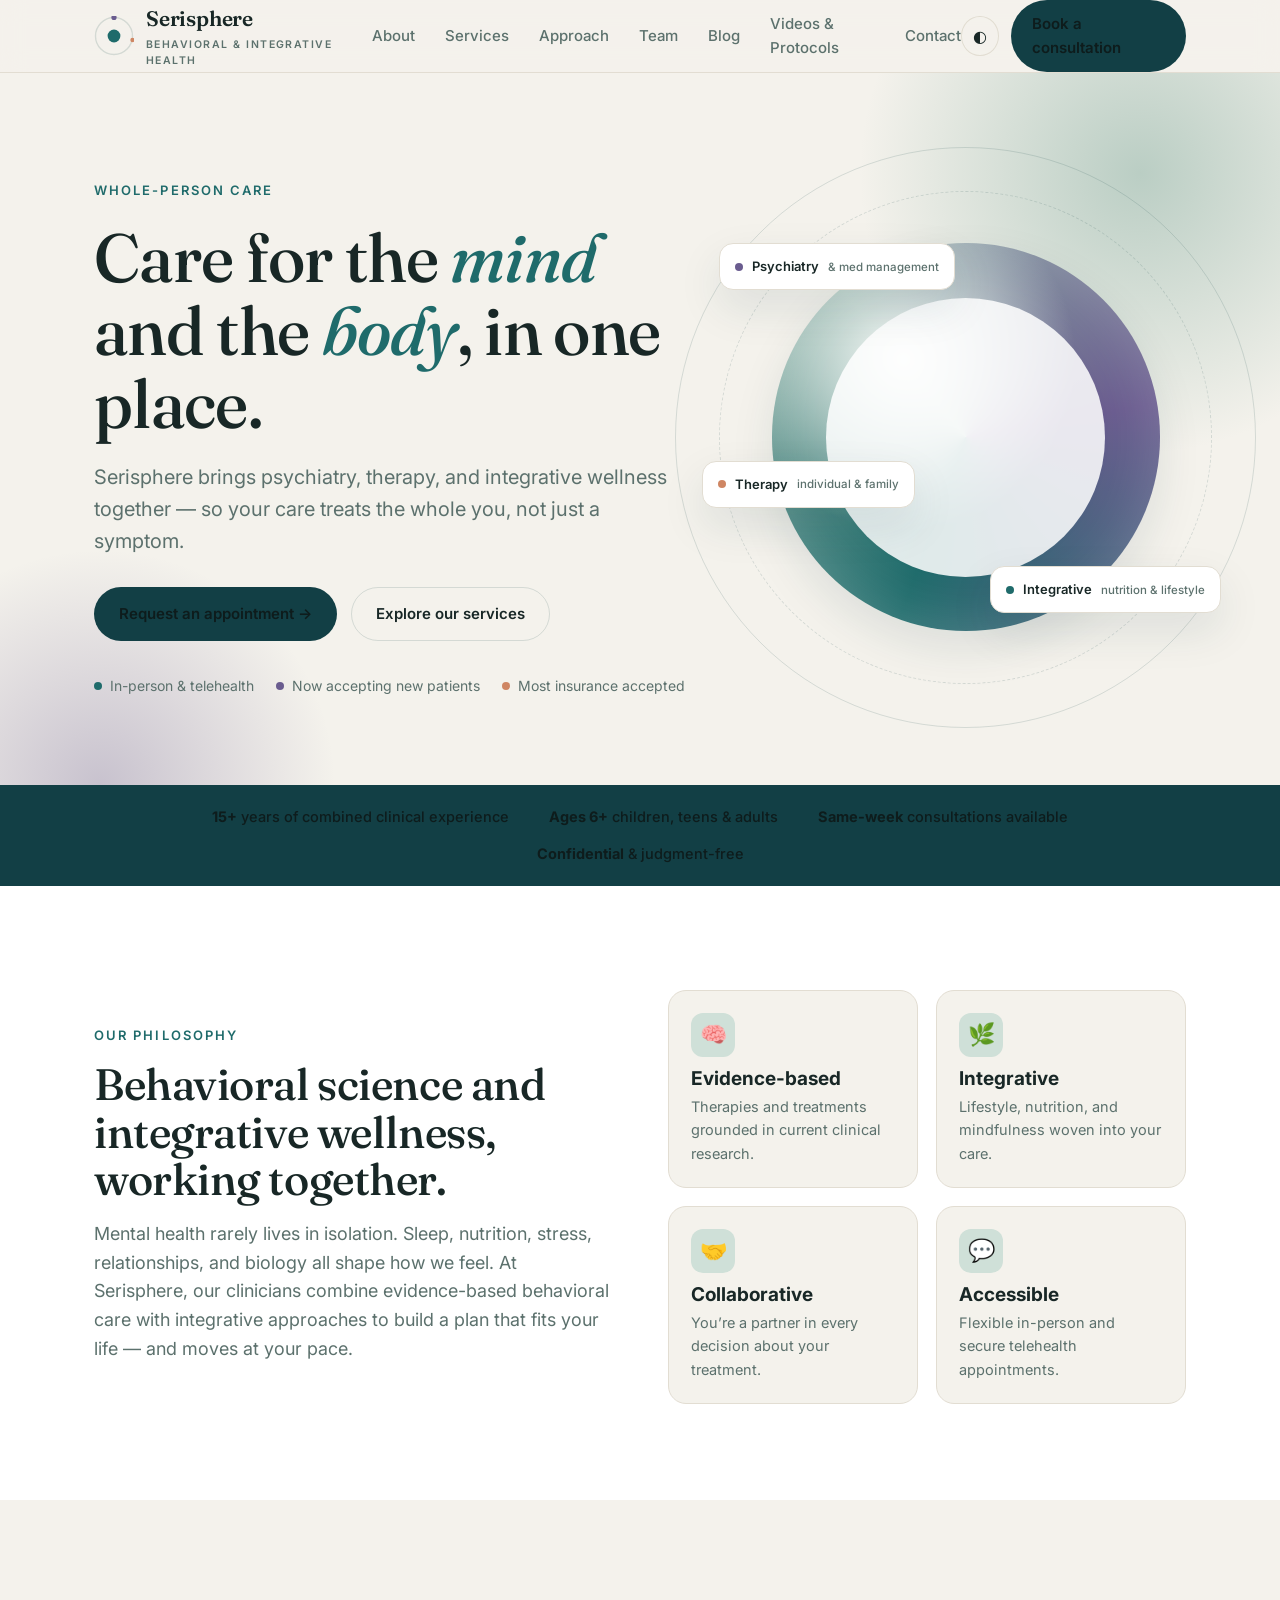
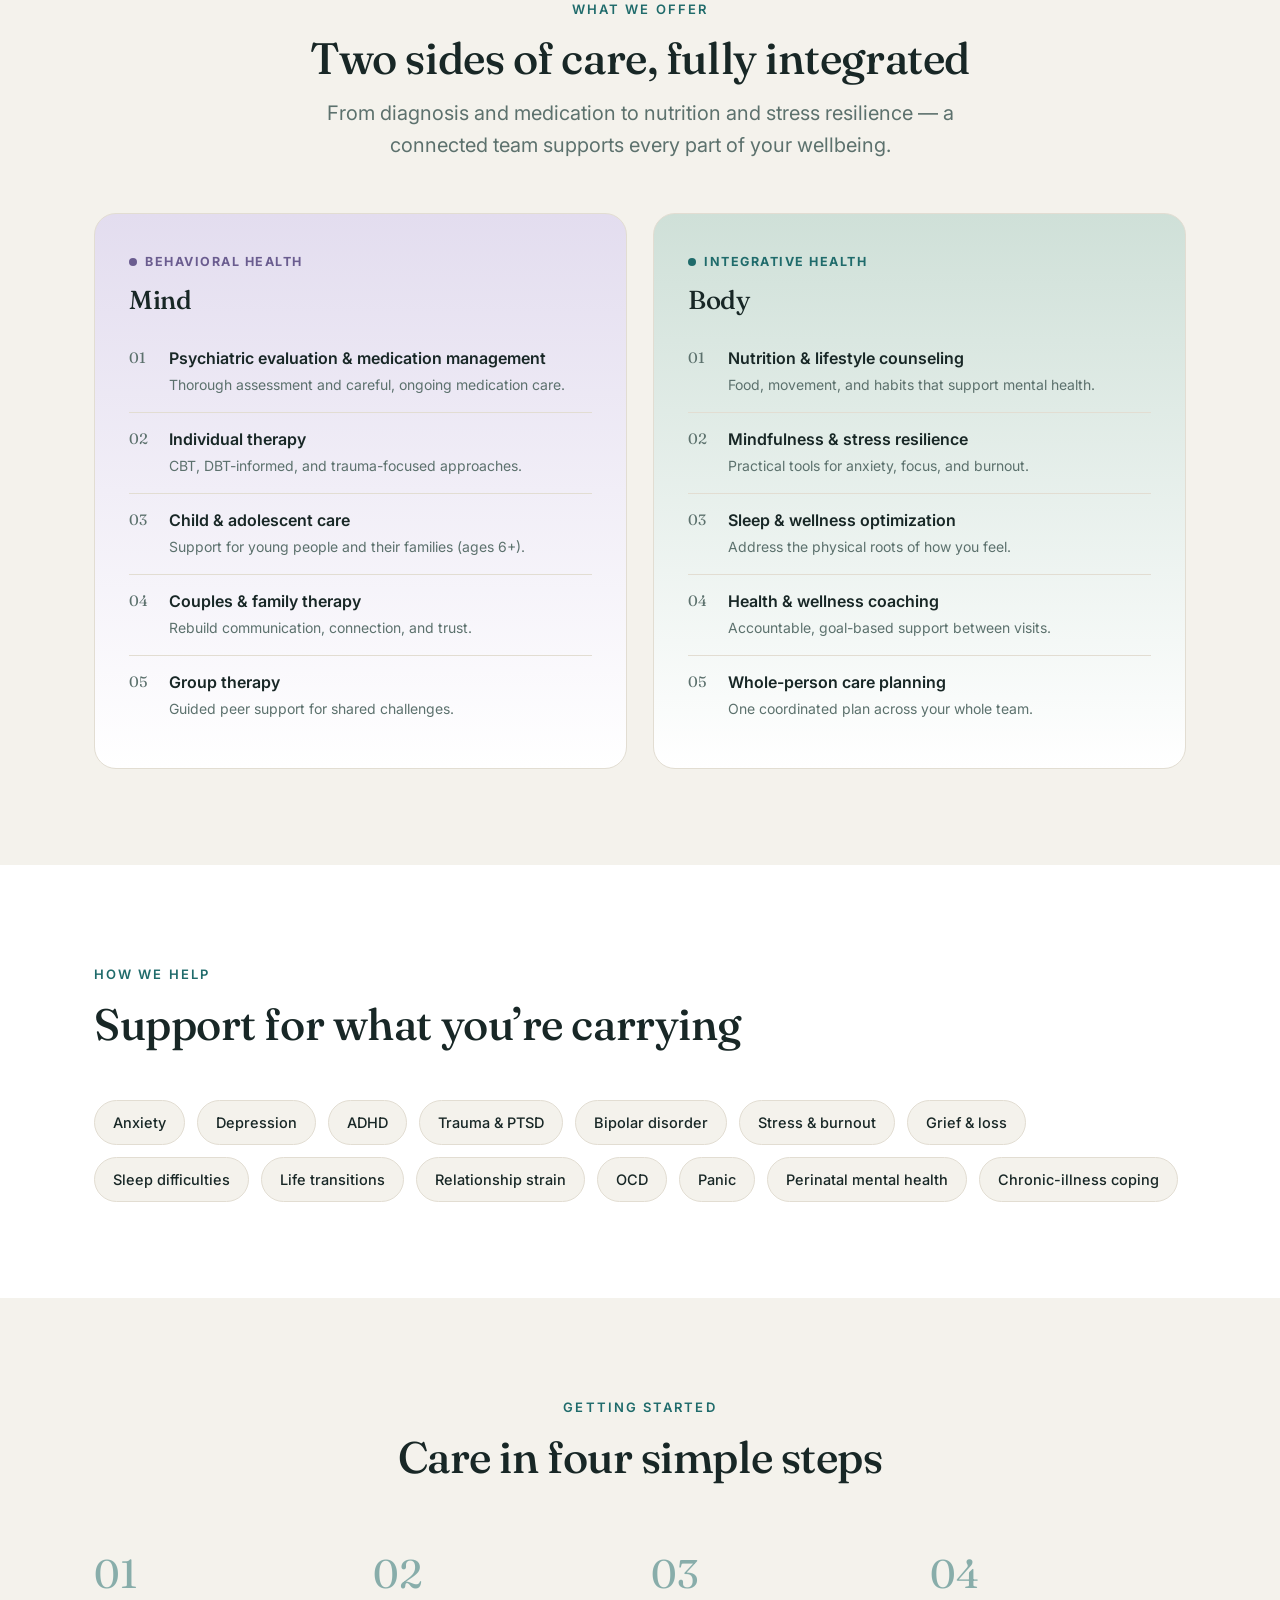
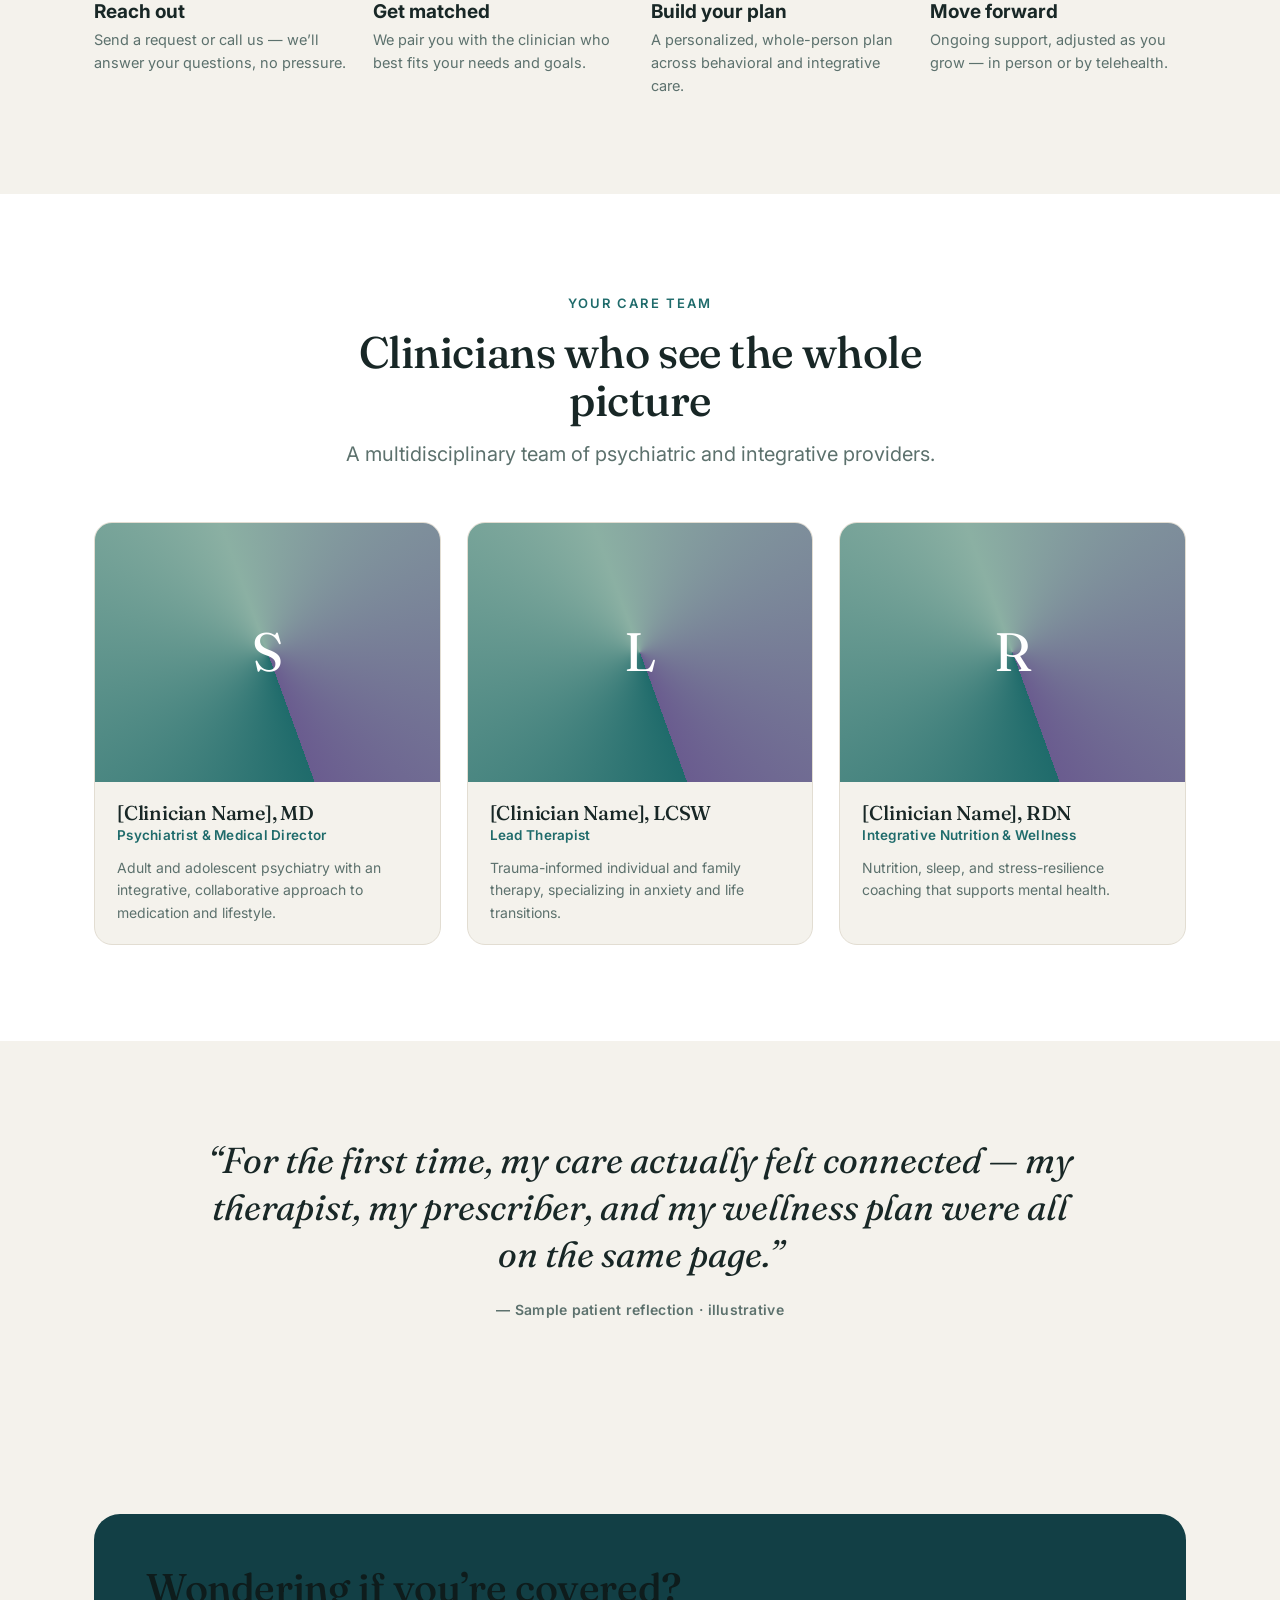
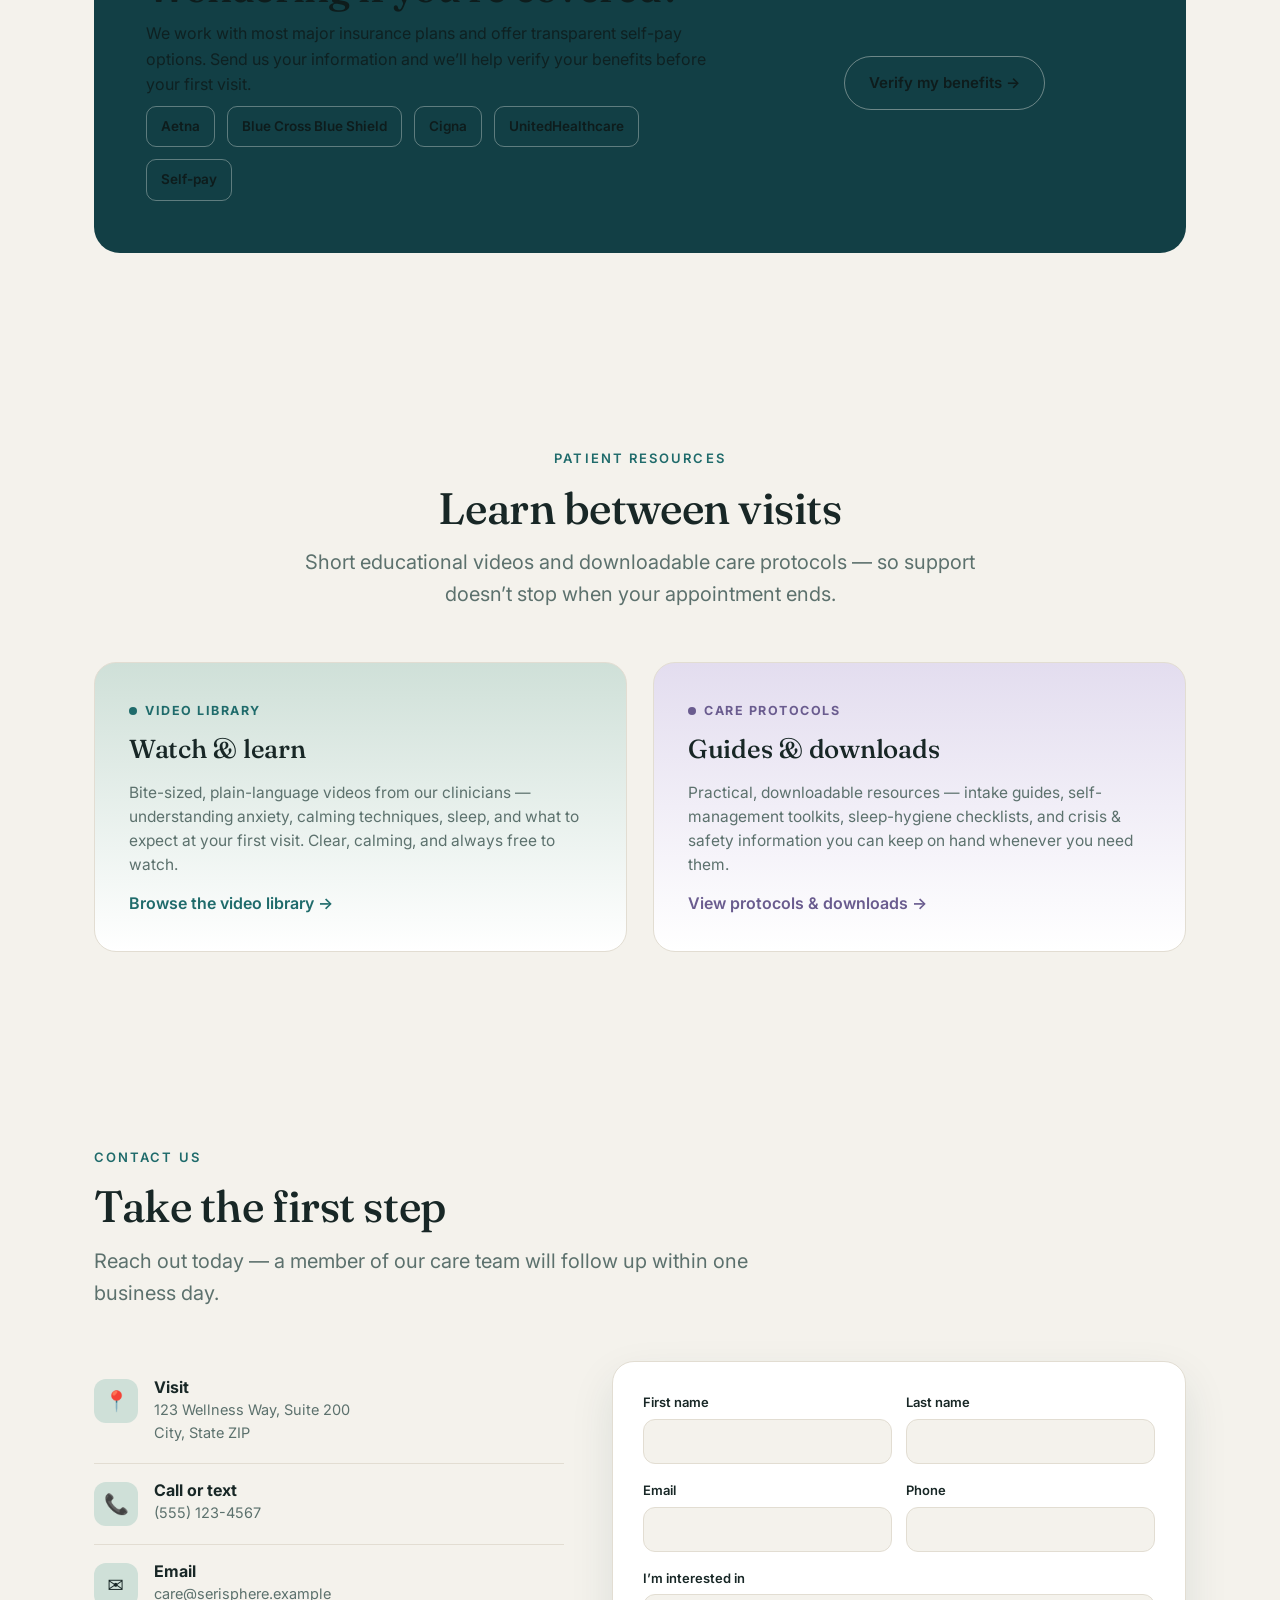
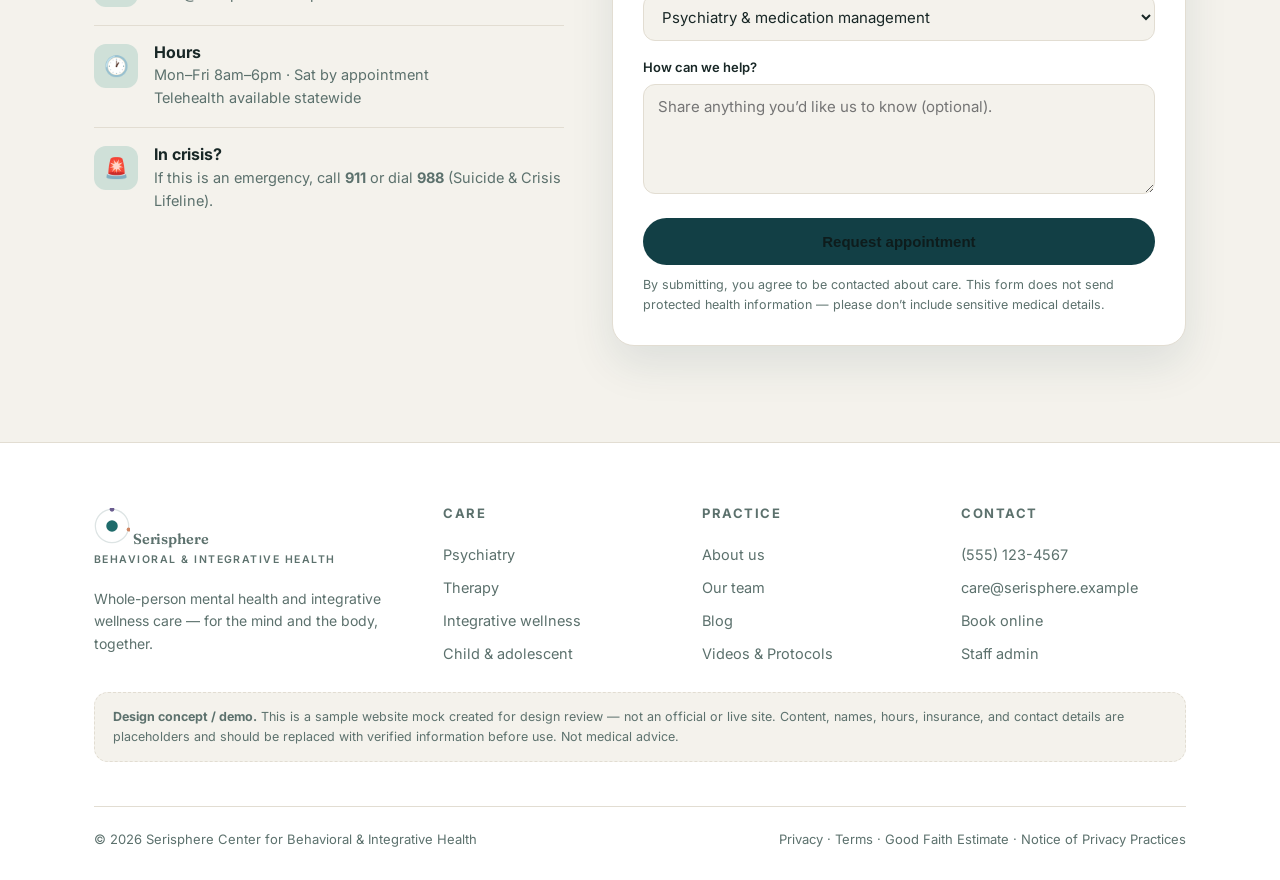
<file: index.html>
<!DOCTYPE html>
<html lang="en">
<head>
<meta charset="UTF-8">
<meta name="viewport" content="width=device-width, initial-scale=1">
<title>Serisphere Center for Behavioral &amp; Integrative Health</title>
<meta name="description" content="Whole-person care for mind and body — psychiatry, therapy, and integrative wellness. In-person and telehealth. Now accepting new patients.">
<meta property="og:type" content="website">
<meta property="og:title" content="Serisphere Center for Behavioral &amp; Integrative Health">
<meta property="og:description" content="Care for the mind and the body, in one place — psychiatry, therapy & integrative wellness. In-person & telehealth.">
<meta property="og:image" content="https://nubridgemd1.github.io/serisphere-mock/assets/share.png">
<meta property="og:url" content="https://nubridgemd1.github.io/serisphere-mock/">
<meta name="twitter:card" content="summary_large_image">
<meta name="twitter:title" content="Serisphere Center for Behavioral &amp; Integrative Health">
<meta name="twitter:description" content="Whole-person care for mind and body — psychiatry, therapy & integrative wellness.">
<meta name="twitter:image" content="https://nubridgemd1.github.io/serisphere-mock/assets/share.png">
<link rel="icon" href="data:image/svg+xml,%3Csvg xmlns='http://www.w3.org/2000/svg' viewBox='0 0 40 40'%3E%3Ccircle cx='20' cy='20' r='19' fill='%23123f45'/%3E%3Ccircle cx='20' cy='20' r='6.4' fill='%231f6b6b'/%3E%3Ccircle cx='20' cy='4' r='2.6' fill='%236a5c8f'/%3E%3C/svg%3E">
<link rel="preconnect" href="https://fonts.googleapis.com">
<link rel="preconnect" href="https://fonts.gstatic.com" crossorigin>
<link href="https://fonts.googleapis.com/css2?family=Fraunces:ital,opsz,wght@0,9..144,400;0,9..144,500;0,9..144,600;1,9..144,500&family=Inter:wght@400;500;600;700&display=swap" rel="stylesheet">
<style>
  /* ============ TOKENS ============ */
  :root{
    --petrol:#123f45; --teal:#1f6b6b; --sage:#8bb0a3; --sage-soft:#cfe0d8;
    --plum:#6a5c8f; --plum-soft:#e3ddef; --clay:#cf8663;
    --paper:#f4f2ec; --surface:#ffffff; --ink:#182726; --muted:#5c716d;
    --line:#e2ddd2; --ring:rgba(18,63,69,.14);
    --shadow:0 18px 44px rgba(18,63,69,.10);
    --r:18px; --maxw:1140px;
    --serif:'Fraunces',Georgia,serif; --sans:'Inter',system-ui,sans-serif;
  }
  @media (prefers-color-scheme: dark){
    :root:not([data-theme="light"]){
      --petrol:#7fd0c7; --teal:#63b8b3; --sage:#7ba596; --sage-soft:#1f3b39;
      --plum:#b3a6d6; --plum-soft:#2a2640; --clay:#e0a180;
      --paper:#0e1c1c; --surface:#132726; --ink:#e8efec; --muted:#a6bcb6;
      --line:#22403e; --ring:rgba(127,208,199,.20);
      --shadow:0 18px 44px rgba(0,0,0,.38);
    }
  }
  :root[data-theme="dark"]{
    --petrol:#7fd0c7; --teal:#63b8b3; --sage:#7ba596; --sage-soft:#1f3b39;
    --plum:#b3a6d6; --plum-soft:#2a2640; --clay:#e0a180;
    --paper:#0e1c1c; --surface:#132726; --ink:#e8efec; --muted:#a6bcb6;
    --line:#22403e; --ring:rgba(127,208,199,.20);
    --shadow:0 18px 44px rgba(0,0,0,.38);
  }

  *{box-sizing:border-box;margin:0;padding:0;}
  html{scroll-behavior:smooth;overflow-x:clip;}
  body{font-family:var(--sans);background:var(--paper);color:var(--ink);line-height:1.6;-webkit-font-smoothing:antialiased;overflow-x:clip;}
  a{color:inherit;text-decoration:none;}
  img{max-width:100%;display:block;}
  .wrap{max-width:var(--maxw);margin:0 auto;padding:0 24px;}
  section{padding:96px 0;}
  h1,h2,h3{font-family:var(--serif);font-weight:500;line-height:1.08;letter-spacing:-.01em;overflow-wrap:break-word;}
  .eyebrow{font-size:13px;font-weight:600;letter-spacing:.16em;text-transform:uppercase;color:var(--teal);}
  .lead{font-size:20px;color:var(--muted);}
  .btn{display:inline-flex;align-items:center;gap:9px;font-weight:600;font-size:15px;padding:14px 24px;border-radius:999px;border:1.5px solid transparent;cursor:pointer;transition:transform .15s ease,box-shadow .2s ease,background .2s ease;}
  .btn-primary{background:var(--petrol);color:var(--paper);}
  :root[data-theme="dark"] .btn-primary,:root:not([data-theme="light"]) .btn-primary{color:#0e1c1c;}
  @media (prefers-color-scheme:dark){:root:not([data-theme="light"]) .btn-primary{color:#0e1c1c;}}
  .btn-primary:hover{transform:translateY(-2px);box-shadow:var(--shadow);}
  .btn-ghost{border-color:var(--ring);color:var(--ink);background:transparent;}
  .btn-ghost:hover{border-color:var(--teal);color:var(--teal);}

  /* ============ HEADER ============ */
  header{position:sticky;top:0;z-index:50;background:color-mix(in srgb,var(--paper) 86%,transparent);backdrop-filter:blur(12px);border-bottom:1px solid var(--line);}
  .nav{display:flex;align-items:center;justify-content:space-between;height:72px;}
  .brand{display:flex;align-items:center;gap:12px;font-family:var(--serif);font-size:21px;font-weight:600;letter-spacing:-.01em;}
  .brand small{display:block;font-family:var(--sans);font-size:10.5px;font-weight:600;letter-spacing:.14em;text-transform:uppercase;color:var(--muted);margin-top:1px;}
  .orbit{flex:none;}
  .navlinks{display:flex;align-items:center;gap:30px;}
  .navlinks a{font-size:15px;font-weight:500;color:var(--muted);transition:color .15s;}
  .navlinks a:hover{color:var(--ink);}
  .navtools{display:flex;align-items:center;gap:12px;}
  .themetog{width:40px;height:40px;border-radius:50%;border:1px solid var(--line);background:transparent;color:var(--ink);cursor:pointer;display:grid;place-items:center;font-size:16px;}
  .burger{display:none;width:44px;height:44px;border:1px solid var(--line);border-radius:12px;background:transparent;color:var(--ink);cursor:pointer;font-size:20px;}

  /* ============ HERO ============ */
  .hero{position:relative;padding:104px 0 88px;overflow:hidden;}
  .hero::before{content:"";position:absolute;top:-220px;right:-180px;width:640px;height:640px;border-radius:50%;
    background:radial-gradient(circle at 50% 50%, color-mix(in srgb,var(--sage) 55%,transparent), transparent 62%);z-index:0;}
  .hero::after{content:"";position:absolute;bottom:-260px;left:-160px;width:520px;height:520px;border-radius:50%;
    background:radial-gradient(circle at 50% 50%, color-mix(in srgb,var(--plum) 32%,transparent), transparent 64%);z-index:0;}
  .hero .wrap{position:relative;z-index:1;display:grid;grid-template-columns:1.15fr .85fr;gap:56px;align-items:center;}
  .hero .wrap>*{min-width:0;}
  .mobonly{display:none;}
  .hero h1{font-size:clamp(40px,5.4vw,68px);margin:18px 0 20px;}
  .hero h1 em{font-style:italic;color:var(--teal);}
  .hero .cta-row{display:flex;gap:14px;flex-wrap:wrap;margin-top:30px;}
  .hero .assure{display:flex;gap:22px;flex-wrap:wrap;margin-top:34px;font-size:14px;color:var(--muted);}
  .hero .assure span{display:flex;align-items:center;gap:8px;}
  .dot{width:8px;height:8px;border-radius:50%;background:var(--teal);flex:none;}
  .dot.plum{background:var(--plum);}
  .dot.clay{background:var(--clay);}

  /* hero art */
  .hero-art{position:relative;aspect-ratio:1/1;display:grid;place-items:center;}
  .sphere{position:relative;width:88%;aspect-ratio:1/1;border-radius:50%;
    background:
      radial-gradient(circle at 34% 30%, color-mix(in srgb,var(--surface) 92%,transparent), transparent 46%),
      conic-gradient(from 200deg, var(--teal), var(--sage), var(--plum), var(--teal));
    box-shadow:var(--shadow), inset 0 0 60px rgba(255,255,255,.18);}
  .sphere::after{content:"";position:absolute;inset:14%;border-radius:50%;background:var(--surface);opacity:.86;}
  .orbit-ring{position:absolute;inset:-6%;border-radius:50%;border:1.5px dashed var(--ring);}
  .orbit-ring.two{inset:-16%;border-style:solid;}
  .chip-float{position:absolute;background:var(--surface);border:1px solid var(--line);border-radius:14px;padding:12px 15px;box-shadow:var(--shadow);font-size:13px;font-weight:600;display:flex;align-items:center;gap:9px;}
  .chip-float small{display:block;font-weight:500;color:var(--muted);font-size:11.5px;}
  .cf1{top:6%;left:-6%;} .cf2{bottom:10%;right:-8%;} .cf3{bottom:34%;left:-10%;}

  /* ============ MARQUEE / TRUST ============ */
  .trust{background:var(--petrol);color:var(--paper);padding:20px 0;}
  :root[data-theme="dark"] .trust,:root:not([data-theme="light"]) .trust{color:#0e1c1c;}
  @media (prefers-color-scheme:dark){:root:not([data-theme="light"]) .trust{color:#0e1c1c;}}
  .trust .wrap{display:flex;flex-wrap:wrap;gap:14px 40px;justify-content:center;align-items:center;font-size:14.5px;font-weight:500;}
  .trust b{font-weight:700;}

  /* ============ SECTION HELPERS ============ */
  .sec-head{max-width:680px;margin-bottom:52px;}
  .sec-head h2{font-size:clamp(30px,3.6vw,44px);margin:14px 0 14px;}
  .sec-head.center{margin-left:auto;margin-right:auto;text-align:center;}

  /* about */
  .about{background:var(--surface);}
  .about-grid{display:grid;grid-template-columns:1fr 1fr;gap:56px;align-items:center;}
  .pillars{display:grid;grid-template-columns:1fr 1fr;gap:18px;margin-top:8px;}
  .pillar{border:1px solid var(--line);border-radius:var(--r);padding:22px;background:var(--paper);}
  .pillar .ic{width:44px;height:44px;border-radius:12px;display:grid;place-items:center;font-size:22px;margin-bottom:12px;background:var(--sage-soft);}
  .pillar h3{font-size:19px;margin-bottom:6px;font-family:var(--sans);font-weight:700;letter-spacing:0;}
  .pillar p{font-size:14.5px;color:var(--muted);}

  /* services split */
  .svc-split{display:grid;grid-template-columns:1fr 1fr;gap:26px;}
  .svc-col{border-radius:22px;padding:34px;border:1px solid var(--line);background:var(--surface);}
  .svc-col.mind{background:linear-gradient(180deg,var(--plum-soft),var(--surface));}
  .svc-col.body{background:linear-gradient(180deg,var(--sage-soft),var(--surface));}
  .svc-col .tag{display:inline-flex;align-items:center;gap:8px;font-size:12.5px;font-weight:700;letter-spacing:.12em;text-transform:uppercase;margin-bottom:14px;}
  .svc-col.mind .tag{color:var(--plum);}
  .svc-col.body .tag{color:var(--teal);}
  .svc-col h3{font-size:26px;margin-bottom:18px;}
  .svc-list{list-style:none;display:flex;flex-direction:column;gap:2px;}
  .svc-list li{display:flex;gap:14px;padding:14px 0;border-top:1px solid var(--line);}
  .svc-list li:first-child{border-top:none;}
  .svc-list .n{font-family:var(--serif);font-size:15px;color:var(--muted);width:26px;flex:none;}
  .svc-list b{font-weight:600;font-size:16px;}
  .svc-list p{font-size:14px;color:var(--muted);margin-top:2px;}

  /* conditions chips */
  .conditions{background:var(--surface);}
  .chips{display:flex;flex-wrap:wrap;gap:12px;}
  .chips span{border:1px solid var(--line);background:var(--paper);border-radius:999px;padding:10px 18px;font-size:14.5px;font-weight:500;}

  /* approach steps */
  .steps{display:grid;grid-template-columns:repeat(4,1fr);gap:22px;counter-reset:step;}
  .step{position:relative;padding-top:20px;}
  .step .num{font-family:var(--serif);font-size:40px;color:var(--teal);opacity:.5;line-height:1;}
  .step h3{font-size:19px;font-family:var(--sans);font-weight:700;letter-spacing:0;margin:8px 0 6px;}
  .step p{font-size:14.5px;color:var(--muted);}

  /* team */
  .team{background:var(--surface);}
  .team-grid{display:grid;grid-template-columns:repeat(3,1fr);gap:26px;}
  .member{border:1px solid var(--line);border-radius:var(--r);overflow:hidden;background:var(--paper);}
  .member .ph{aspect-ratio:4/3;display:grid;place-items:center;font-family:var(--serif);font-size:54px;color:var(--surface);
    background:conic-gradient(from 160deg,var(--teal),var(--sage),var(--plum));}
  .member .body{padding:20px 22px;}
  .member h3{font-size:20px;margin-bottom:2px;}
  .member .role{font-size:13.5px;font-weight:600;color:var(--teal);letter-spacing:.02em;}
  .member p{font-size:14px;color:var(--muted);margin-top:10px;}

  /* quote */
  .quote{text-align:center;}
  .quote blockquote{font-family:var(--serif);font-size:clamp(24px,3.2vw,36px);line-height:1.3;max-width:900px;margin:0 auto;font-style:italic;}
  .quote .who{margin-top:22px;font-size:14px;color:var(--muted);font-weight:600;letter-spacing:.02em;}

  /* insurance / cta band */
  .band{background:var(--petrol);color:var(--paper);border-radius:26px;padding:52px;display:grid;grid-template-columns:1.2fr .8fr;gap:40px;align-items:center;}
  :root[data-theme="dark"] .band,:root:not([data-theme="light"]) .band{color:#0e1c1c;}
  @media (prefers-color-scheme:dark){:root:not([data-theme="light"]) .band{color:#0e1c1c;}}
  .band h2{font-size:clamp(28px,3.4vw,40px);color:inherit;}
  .band p{opacity:.85;margin-top:12px;}
  .band .ins{display:flex;flex-wrap:wrap;gap:12px;margin-top:8px;}
  .band .ins span{border:1px solid color-mix(in srgb,var(--paper) 34%,transparent);border-radius:10px;padding:9px 14px;font-size:13.5px;font-weight:600;}

  /* contact */
  .contact-grid{display:grid;grid-template-columns:.9fr 1.1fr;gap:48px;}
  .info-item{display:flex;gap:16px;padding:18px 0;border-bottom:1px solid var(--line);}
  .info-item .ic{width:44px;height:44px;flex:none;border-radius:12px;display:grid;place-items:center;background:var(--sage-soft);font-size:20px;}
  .info-item h3{font-size:16px;font-family:var(--sans);font-weight:700;letter-spacing:0;margin-bottom:2px;}
  .info-item p,.info-item a{font-size:14.5px;color:var(--muted);}
  form{background:var(--surface);border:1px solid var(--line);border-radius:22px;padding:30px;box-shadow:var(--shadow);}
  .field{margin-bottom:16px;}
  label{display:block;font-size:13px;font-weight:600;margin-bottom:6px;}
  input,select,textarea{width:100%;font-family:inherit;font-size:15px;color:var(--ink);background:var(--paper);border:1px solid var(--line);border-radius:12px;padding:12px 14px;}
  input:focus,select:focus,textarea:focus{outline:none;border-color:var(--teal);box-shadow:0 0 0 3px var(--ring);}
  textarea{resize:vertical;min-height:110px;}
  .row2{display:grid;grid-template-columns:1fr 1fr;gap:14px;}
  .form-note{font-size:12.5px;color:var(--muted);margin-top:10px;}

  /* footer */
  footer{background:var(--surface);border-top:1px solid var(--line);padding:60px 0 30px;}
  .foot-grid{display:grid;grid-template-columns:1.4fr 1fr 1fr 1fr;gap:34px;}
  .foot-grid h4{font-size:13px;text-transform:uppercase;letter-spacing:.12em;color:var(--muted);margin-bottom:14px;}
  .foot-grid a{display:block;font-size:14.5px;color:var(--muted);padding:5px 0;}
  .foot-grid a:hover{color:var(--ink);}
  .foot-bottom{margin-top:44px;padding-top:22px;border-top:1px solid var(--line);display:flex;justify-content:space-between;gap:16px;flex-wrap:wrap;font-size:13px;color:var(--muted);}
  .disclaimer{background:var(--paper);border:1px dashed var(--line);border-radius:14px;padding:14px 18px;font-size:12.5px;color:var(--muted);margin-top:22px;}

  /* reveal */
  .reveal{opacity:0;transform:translateY(20px);transition:opacity .7s ease,transform .7s ease;}
  .reveal.in{opacity:1;transform:none;}
  @media (prefers-reduced-motion:reduce){.reveal{opacity:1;transform:none;transition:none;}html{scroll-behavior:auto;}}

  /* responsive */
  @media (max-width:980px){
    .hero .wrap,.about-grid,.svc-split,.contact-grid,.band{grid-template-columns:1fr;}
    .hero-art{max-width:440px;margin:0 auto;}
    .steps{grid-template-columns:1fr 1fr;}
    .team-grid{grid-template-columns:1fr 1fr;}
    .foot-grid{grid-template-columns:1fr 1fr;}
    .band{padding:40px;}
  }
  @media (max-width:640px){
    section{padding:66px 0;}
    .navlinks{display:none;}
    .navtools .btn-primary{display:none;}
    .burger{display:grid;place-items:center;}
    .navlinks.open{display:flex;position:absolute;top:72px;left:0;right:0;flex-direction:column;background:var(--paper);border-bottom:1px solid var(--line);padding:18px 24px;gap:8px;}
    .navlinks.open a{padding:8px 0;}
    .navlinks.open .mobonly{display:inline-flex;justify-content:center;margin-top:10px;}
    .steps,.team-grid,.pillars,.row2,.foot-grid{grid-template-columns:1fr;}
    .cf1,.cf2,.cf3{display:none;}
    .brand small{display:none;}
    .hero{padding:56px 0 52px;}
    .hero h1{font-size:34px;}
    .hero-art{max-width:320px;}
    .lead{font-size:18px;}
    .band{padding:30px;}
    .svc-col{padding:26px;}
  }
</style>
</head>
<body>

<!-- ============ HEADER ============ -->
<header>
  <div class="wrap nav">
    <a class="brand" href="#top">
      <svg class="orbit" width="40" height="40" viewBox="0 0 40 40" aria-hidden="true">
        <circle cx="20" cy="20" r="18.5" fill="none" stroke="var(--ring)" stroke-width="1.4"/>
        <circle cx="20" cy="20" r="6.4" fill="var(--teal)"/>
        <circle cx="20" cy="1.5" r="2.6" fill="var(--plum)"/>
        <circle cx="38.5" cy="24" r="2.2" fill="var(--clay)"/>
      </svg>
      <span>Serisphere<small>Behavioral &amp; Integrative Health</small></span>
    </a>
    <nav class="navlinks" id="nav">
      <a href="#about">About</a>
      <a href="#services">Services</a>
      <a href="#approach">Approach</a>
      <a href="#team">Team</a>
      <a href="blog.html">Blog</a>
      <a href="resources.html">Videos &amp; Protocols</a>
      <a href="#contact">Contact</a>
      <a href="#contact" class="btn btn-primary mobonly">Book a consultation</a>
    </nav>
    <div class="navtools">
      <button class="themetog" id="themeBtn" aria-label="Toggle theme">◐</button>
      <a href="#contact" class="btn btn-primary" style="padding:11px 20px;">Book a consultation</a>
      <button class="burger" id="burger" aria-label="Menu">☰</button>
    </div>
  </div>
</header>

<span id="top"></span>

<!-- ============ HERO ============ -->
<section class="hero">
  <div class="wrap">
    <div class="hero-copy">
      <span class="eyebrow">Whole-person care</span>
      <h1>Care for the <em>mind</em> and the <em>body</em>, in one place.</h1>
      <p class="lead">Serisphere brings psychiatry, therapy, and integrative wellness together — so your care treats the whole you, not just a symptom.</p>
      <div class="cta-row">
        <a href="#contact" class="btn btn-primary">Request an appointment →</a>
        <a href="#services" class="btn btn-ghost">Explore our services</a>
      </div>
      <div class="assure">
        <span><span class="dot"></span> In-person &amp; telehealth</span>
        <span><span class="dot plum"></span> Now accepting new patients</span>
        <span><span class="dot clay"></span> Most insurance accepted</span>
      </div>
    </div>
    <div class="hero-art">
      <div class="orbit-ring two"></div>
      <div class="orbit-ring"></div>
      <div class="sphere"></div>
      <div class="chip-float cf1"><span class="dot plum"></span> Psychiatry <small>&amp; med management</small></div>
      <div class="chip-float cf2"><span class="dot"></span> Integrative <small>nutrition &amp; lifestyle</small></div>
      <div class="chip-float cf3"><span class="dot clay"></span> Therapy <small>individual &amp; family</small></div>
    </div>
  </div>
</section>

<!-- ============ TRUST BAR ============ -->
<div class="trust">
  <div class="wrap">
    <span><b>15+</b> years of combined clinical experience</span>
    <span><b>Ages 6+</b> children, teens &amp; adults</span>
    <span><b>Same-week</b> consultations available</span>
    <span><b>Confidential</b> &amp; judgment-free</span>
  </div>
</div>

<!-- ============ ABOUT ============ -->
<section class="about" id="about">
  <div class="wrap about-grid">
    <div class="reveal">
      <span class="eyebrow">Our philosophy</span>
      <h2 style="font-size:clamp(30px,3.6vw,44px);margin:14px 0 16px;">Behavioral science and integrative wellness, working together.</h2>
      <p class="lead" style="font-size:18px;">Mental health rarely lives in isolation. Sleep, nutrition, stress, relationships, and biology all shape how we feel. At Serisphere, our clinicians combine evidence-based behavioral care with integrative approaches to build a plan that fits your life — and moves at your pace.</p>
    </div>
    <div class="pillars reveal">
      <div class="pillar"><div class="ic">🧠</div><h3>Evidence-based</h3><p>Therapies and treatments grounded in current clinical research.</p></div>
      <div class="pillar"><div class="ic">🌿</div><h3>Integrative</h3><p>Lifestyle, nutrition, and mindfulness woven into your care.</p></div>
      <div class="pillar"><div class="ic">🤝</div><h3>Collaborative</h3><p>You&rsquo;re a partner in every decision about your treatment.</p></div>
      <div class="pillar"><div class="ic">💬</div><h3>Accessible</h3><p>Flexible in-person and secure telehealth appointments.</p></div>
    </div>
  </div>
</section>

<!-- ============ SERVICES ============ -->
<section id="services">
  <div class="wrap">
    <div class="sec-head center reveal">
      <span class="eyebrow">What we offer</span>
      <h2>Two sides of care, fully integrated</h2>
      <p class="lead">From diagnosis and medication to nutrition and stress resilience — a connected team supports every part of your wellbeing.</p>
    </div>
    <div class="svc-split">
      <div class="svc-col mind reveal">
        <span class="tag"><span class="dot plum"></span> Behavioral Health</span>
        <h3>Mind</h3>
        <ul class="svc-list">
          <li><span class="n">01</span><div><b>Psychiatric evaluation &amp; medication management</b><p>Thorough assessment and careful, ongoing medication care.</p></div></li>
          <li><span class="n">02</span><div><b>Individual therapy</b><p>CBT, DBT-informed, and trauma-focused approaches.</p></div></li>
          <li><span class="n">03</span><div><b>Child &amp; adolescent care</b><p>Support for young people and their families (ages 6+).</p></div></li>
          <li><span class="n">04</span><div><b>Couples &amp; family therapy</b><p>Rebuild communication, connection, and trust.</p></div></li>
          <li><span class="n">05</span><div><b>Group therapy</b><p>Guided peer support for shared challenges.</p></div></li>
        </ul>
      </div>
      <div class="svc-col body reveal">
        <span class="tag"><span class="dot"></span> Integrative Health</span>
        <h3>Body</h3>
        <ul class="svc-list">
          <li><span class="n">01</span><div><b>Nutrition &amp; lifestyle counseling</b><p>Food, movement, and habits that support mental health.</p></div></li>
          <li><span class="n">02</span><div><b>Mindfulness &amp; stress resilience</b><p>Practical tools for anxiety, focus, and burnout.</p></div></li>
          <li><span class="n">03</span><div><b>Sleep &amp; wellness optimization</b><p>Address the physical roots of how you feel.</p></div></li>
          <li><span class="n">04</span><div><b>Health &amp; wellness coaching</b><p>Accountable, goal-based support between visits.</p></div></li>
          <li><span class="n">05</span><div><b>Whole-person care planning</b><p>One coordinated plan across your whole team.</p></div></li>
        </ul>
      </div>
    </div>
  </div>
</section>

<!-- ============ CONDITIONS ============ -->
<section class="conditions">
  <div class="wrap">
    <div class="sec-head reveal">
      <span class="eyebrow">How we help</span>
      <h2>Support for what you&rsquo;re carrying</h2>
    </div>
    <div class="chips reveal">
      <span>Anxiety</span><span>Depression</span><span>ADHD</span><span>Trauma &amp; PTSD</span>
      <span>Bipolar disorder</span><span>Stress &amp; burnout</span><span>Grief &amp; loss</span>
      <span>Sleep difficulties</span><span>Life transitions</span><span>Relationship strain</span>
      <span>OCD</span><span>Panic</span><span>Perinatal mental health</span><span>Chronic-illness coping</span>
    </div>
  </div>
</section>

<!-- ============ APPROACH ============ -->
<section id="approach">
  <div class="wrap">
    <div class="sec-head center reveal">
      <span class="eyebrow">Getting started</span>
      <h2>Care in four simple steps</h2>
    </div>
    <div class="steps">
      <div class="step reveal"><div class="num">01</div><h3>Reach out</h3><p>Send a request or call us — we&rsquo;ll answer your questions, no pressure.</p></div>
      <div class="step reveal"><div class="num">02</div><h3>Get matched</h3><p>We pair you with the clinician who best fits your needs and goals.</p></div>
      <div class="step reveal"><div class="num">03</div><h3>Build your plan</h3><p>A personalized, whole-person plan across behavioral and integrative care.</p></div>
      <div class="step reveal"><div class="num">04</div><h3>Move forward</h3><p>Ongoing support, adjusted as you grow — in person or by telehealth.</p></div>
    </div>
  </div>
</section>

<!-- ============ TEAM ============ -->
<section class="team" id="team">
  <div class="wrap">
    <div class="sec-head center reveal">
      <span class="eyebrow">Your care team</span>
      <h2>Clinicians who see the whole picture</h2>
      <p class="lead">A multidisciplinary team of psychiatric and integrative providers.</p>
    </div>
    <div class="team-grid">
      <div class="member reveal"><div class="ph">S</div><div class="body"><h3>[Clinician Name], MD</h3><div class="role">Psychiatrist &amp; Medical Director</div><p>Adult and adolescent psychiatry with an integrative, collaborative approach to medication and lifestyle.</p></div></div>
      <div class="member reveal"><div class="ph">L</div><div class="body"><h3>[Clinician Name], LCSW</h3><div class="role">Lead Therapist</div><p>Trauma-informed individual and family therapy, specializing in anxiety and life transitions.</p></div></div>
      <div class="member reveal"><div class="ph">R</div><div class="body"><h3>[Clinician Name], RDN</h3><div class="role">Integrative Nutrition &amp; Wellness</div><p>Nutrition, sleep, and stress-resilience coaching that supports mental health.</p></div></div>
    </div>
  </div>
</section>

<!-- ============ QUOTE ============ -->
<section class="quote">
  <div class="wrap reveal">
    <blockquote>&ldquo;For the first time, my care actually felt connected — my therapist, my prescriber, and my wellness plan were all on the same page.&rdquo;</blockquote>
    <div class="who">— Sample patient reflection · illustrative</div>
  </div>
</section>

<!-- ============ INSURANCE BAND ============ -->
<section>
  <div class="wrap">
    <div class="band reveal">
      <div>
        <h2>Wondering if you&rsquo;re covered?</h2>
        <p>We work with most major insurance plans and offer transparent self-pay options. Send us your information and we&rsquo;ll help verify your benefits before your first visit.</p>
        <div class="ins">
          <span>Aetna</span><span>Blue Cross Blue Shield</span><span>Cigna</span><span>UnitedHealthcare</span><span>Self-pay</span>
        </div>
      </div>
      <div style="text-align:center;">
        <a href="#contact" class="btn btn-ghost" style="border-color:color-mix(in srgb,var(--paper) 40%,transparent);color:inherit;">Verify my benefits →</a>
      </div>
    </div>
  </div>
</section>

<!-- ============ RESOURCES ============ -->
<section id="resources-tile">
  <div class="wrap">
    <div class="sec-head center reveal">
      <span class="eyebrow">Patient resources</span>
      <h2>Learn between visits</h2>
      <p class="lead">Short educational videos and downloadable care protocols — so support doesn&rsquo;t stop when your appointment ends.</p>
    </div>
    <div class="svc-split">
      <a class="svc-col body reveal" href="resources.html#videos" style="text-decoration:none;">
        <span class="tag"><span class="dot"></span> Video library</span>
        <h3>Watch &amp; learn</h3>
        <p style="font-size:15.5px;color:var(--muted);line-height:1.55;margin-bottom:14px;">Bite-sized, plain-language videos from our clinicians — understanding anxiety, calming techniques, sleep, and what to expect at your first visit. Clear, calming, and always free to watch.</p>
        <span style="font-weight:600;color:var(--teal);">Browse the video library &rarr;</span>
      </a>
      <a class="svc-col mind reveal" href="resources.html#protocols" style="text-decoration:none;">
        <span class="tag plum"><span class="dot plum"></span> Care protocols</span>
        <h3>Guides &amp; downloads</h3>
        <p style="font-size:15.5px;color:var(--muted);line-height:1.55;margin-bottom:14px;">Practical, downloadable resources — intake guides, self-management toolkits, sleep-hygiene checklists, and crisis &amp; safety information you can keep on hand whenever you need them.</p>
        <span style="font-weight:600;color:var(--plum);">View protocols &amp; downloads &rarr;</span>
      </a>
    </div>
  </div>
</section>

<!-- ============ CONTACT ============ -->
<section id="contact">
  <div class="wrap">
    <div class="sec-head reveal">
      <span class="eyebrow">Contact us</span>
      <h2>Take the first step</h2>
      <p class="lead">Reach out today — a member of our care team will follow up within one business day.</p>
    </div>
    <div class="contact-grid">
      <div class="reveal">
        <div class="info-item"><div class="ic">📍</div><div><h3>Visit</h3><p data-c="addr">123 Wellness Way, Suite 200<br>City, State ZIP</p></div></div>
        <div class="info-item"><div class="ic">📞</div><div><h3>Call or text</h3><p><a href="tel:+15551234567" data-c="phone">(555) 123-4567</a></p></div></div>
        <div class="info-item"><div class="ic">✉️</div><div><h3>Email</h3><p><a href="mailto:care@serisphere.example" data-c="email">care@serisphere.example</a></p></div></div>
        <div class="info-item"><div class="ic">🕐</div><div><h3>Hours</h3><p><span data-c="hours">Mon–Fri 8am–6pm · Sat by appointment</span><br>Telehealth available statewide</p></div></div>
        <div class="info-item" style="border-bottom:none;"><div class="ic">🚨</div><div><h3>In crisis?</h3><p>If this is an emergency, call <b>911</b> or dial <b>988</b> (Suicide &amp; Crisis Lifeline).</p></div></div>
      </div>
      <form id="bookForm" class="reveal">
        <div class="row2">
          <div class="field"><label for="fn">First name</label><input id="fn" name="fn" required></div>
          <div class="field"><label for="ln">Last name</label><input id="ln" name="ln" required></div>
        </div>
        <div class="row2">
          <div class="field"><label for="em">Email</label><input id="em" name="em" type="email" required></div>
          <div class="field"><label for="ph">Phone</label><input id="ph" name="ph" type="tel"></div>
        </div>
        <div class="field">
          <label for="svc">I&rsquo;m interested in</label>
          <select id="svc" name="svc">
            <option>Psychiatry &amp; medication management</option>
            <option>Individual therapy</option>
            <option>Child &amp; adolescent care</option>
            <option>Couples &amp; family therapy</option>
            <option>Integrative &amp; nutrition wellness</option>
            <option>Not sure — help me decide</option>
          </select>
        </div>
        <div class="field"><label for="msg">How can we help?</label><textarea id="msg" name="msg" placeholder="Share anything you&rsquo;d like us to know (optional)."></textarea></div>
        <button type="submit" class="btn btn-primary" style="width:100%;justify-content:center;">Request appointment</button>
        <p class="form-note">By submitting, you agree to be contacted about care. This form does not send protected health information — please don&rsquo;t include sensitive medical details.</p>
      </form>
    </div>
  </div>
</section>

<!-- ============ FOOTER ============ -->
<footer>
  <div class="wrap">
    <div class="foot-grid">
      <div>
        <a class="brand" href="#top" style="margin-bottom:14px;">
          <svg class="orbit" width="36" height="36" viewBox="0 0 40 40" aria-hidden="true">
            <circle cx="20" cy="20" r="18.5" fill="none" stroke="var(--ring)" stroke-width="1.4"/>
            <circle cx="20" cy="20" r="6.4" fill="var(--teal)"/>
            <circle cx="20" cy="1.5" r="2.6" fill="var(--plum)"/>
            <circle cx="38.5" cy="24" r="2.2" fill="var(--clay)"/>
          </svg>
          <span>Serisphere<small>Behavioral &amp; Integrative Health</small></span>
        </a>
        <p style="font-size:14px;color:var(--muted);max-width:320px;">Whole-person mental health and integrative wellness care — for the mind and the body, together.</p>
      </div>
      <div><h4>Care</h4><a href="#services">Psychiatry</a><a href="#services">Therapy</a><a href="#services">Integrative wellness</a><a href="#services">Child &amp; adolescent</a></div>
      <div><h4>Practice</h4><a href="#about">About us</a><a href="#team">Our team</a><a href="blog.html">Blog</a><a href="resources.html">Videos &amp; Protocols</a></div>
      <div><h4>Contact</h4><a href="tel:+15551234567" data-c="phone">(555) 123-4567</a><a href="mailto:care@serisphere.example" data-c="email">care@serisphere.example</a><a href="#contact">Book online</a><a href="admin.html">Staff admin</a></div>
    </div>
    <div class="disclaimer">
      <b>Design concept / demo.</b> This is a sample website mock created for design review — not an official or live site. Content, names, hours, insurance, and contact details are placeholders and should be replaced with verified information before use. Not medical advice.
    </div>
    <div class="foot-bottom">
      <span>© <span id="yr"></span> Serisphere Center for Behavioral &amp; Integrative Health</span>
      <span>Privacy · Terms · Good Faith Estimate · Notice of Privacy Practices</span>
    </div>
  </div>
</footer>

<script src="assets/data.js"></script>
<script>
  // year
  document.getElementById('yr').textContent = new Date().getFullYear();

  // apply admin-saved contact details (per-device demo override)
  (function(){
    try{
      var c = window.SERI ? SERI.getContact() : null; if(!c) return;
      document.querySelectorAll('[data-c="phone"]').forEach(function(el){ el.textContent=c.phone; if(el.tagName==='A') el.href='tel:'+c.phone.replace(/[^0-9+]/g,''); });
      document.querySelectorAll('[data-c="email"]').forEach(function(el){ el.textContent=c.email; if(el.tagName==='A') el.href='mailto:'+c.email; });
      document.querySelectorAll('[data-c="addr"]').forEach(function(el){ el.innerHTML=(c.addr1||'')+'<br>'+(c.addr2||''); });
      document.querySelectorAll('[data-c="hours"]').forEach(function(el){ el.textContent=c.hours; });
    }catch(e){}
  })();

  // mobile nav
  var burger = document.getElementById('burger'), nav = document.getElementById('nav');
  burger.addEventListener('click', function(){ nav.classList.toggle('open'); });
  nav.addEventListener('click', function(e){ if(e.target.tagName==='A') nav.classList.remove('open'); });

  // theme toggle (persist per-viewer, safely)
  var root = document.documentElement, tbtn = document.getElementById('themeBtn');
  try{ var saved = localStorage.getItem('seri-theme'); if(saved) root.setAttribute('data-theme', saved); }catch(e){}
  tbtn.addEventListener('click', function(){
    var cur = root.getAttribute('data-theme');
    if(!cur){ cur = matchMedia('(prefers-color-scheme: dark)').matches ? 'dark' : 'light'; }
    var next = cur === 'dark' ? 'light' : 'dark';
    root.setAttribute('data-theme', next);
    try{ localStorage.setItem('seri-theme', next); }catch(e){}
  });

  // reveal on scroll
  var io = new IntersectionObserver(function(entries){
    entries.forEach(function(en){ if(en.isIntersecting){ en.target.classList.add('in'); io.unobserve(en.target); } });
  }, {threshold:.12});
  document.querySelectorAll('.reveal').forEach(function(el){ io.observe(el); });

  // booking form -> mailto (placeholder; swap for FormSubmit/Web3Forms/real endpoint)
  document.getElementById('bookForm').addEventListener('submit', function(e){
    e.preventDefault();
    var f = e.target;
    var subject = encodeURIComponent('Appointment request — ' + f.fn.value + ' ' + f.ln.value);
    var body = encodeURIComponent(
      'Name: ' + f.fn.value + ' ' + f.ln.value + '\n' +
      'Email: ' + f.em.value + '\n' +
      'Phone: ' + f.ph.value + '\n' +
      'Interested in: ' + f.svc.value + '\n\n' +
      'Message:\n' + f.msg.value
    );
    window.location.href = 'mailto:care@serisphere.example?subject=' + subject + '&body=' + body;
  });
</script>
</body>
</html>
</file>
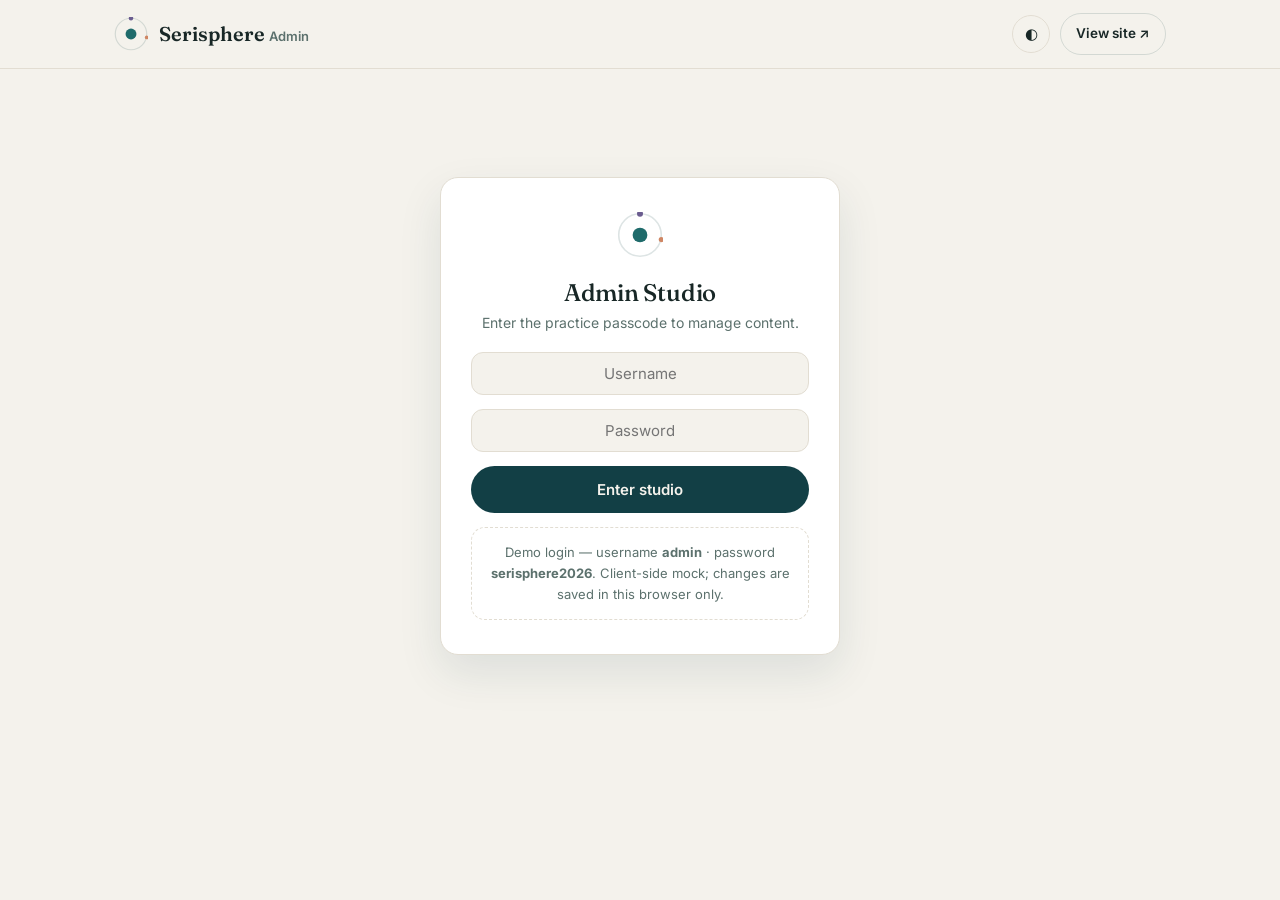
<file: admin/index.html>
<!DOCTYPE html>
<html lang="en"><head><meta charset="UTF-8">
<meta name="viewport" content="width=device-width, initial-scale=1">
<meta name="robots" content="noindex">
<title>Serisphere Admin</title>
<meta http-equiv="refresh" content="0; url=../admin.html">
<script>location.replace('../admin.html');</script>
</head><body>Redirecting to the Admin Studio… <a href="../admin.html">continue</a>.</body></html>
</file>
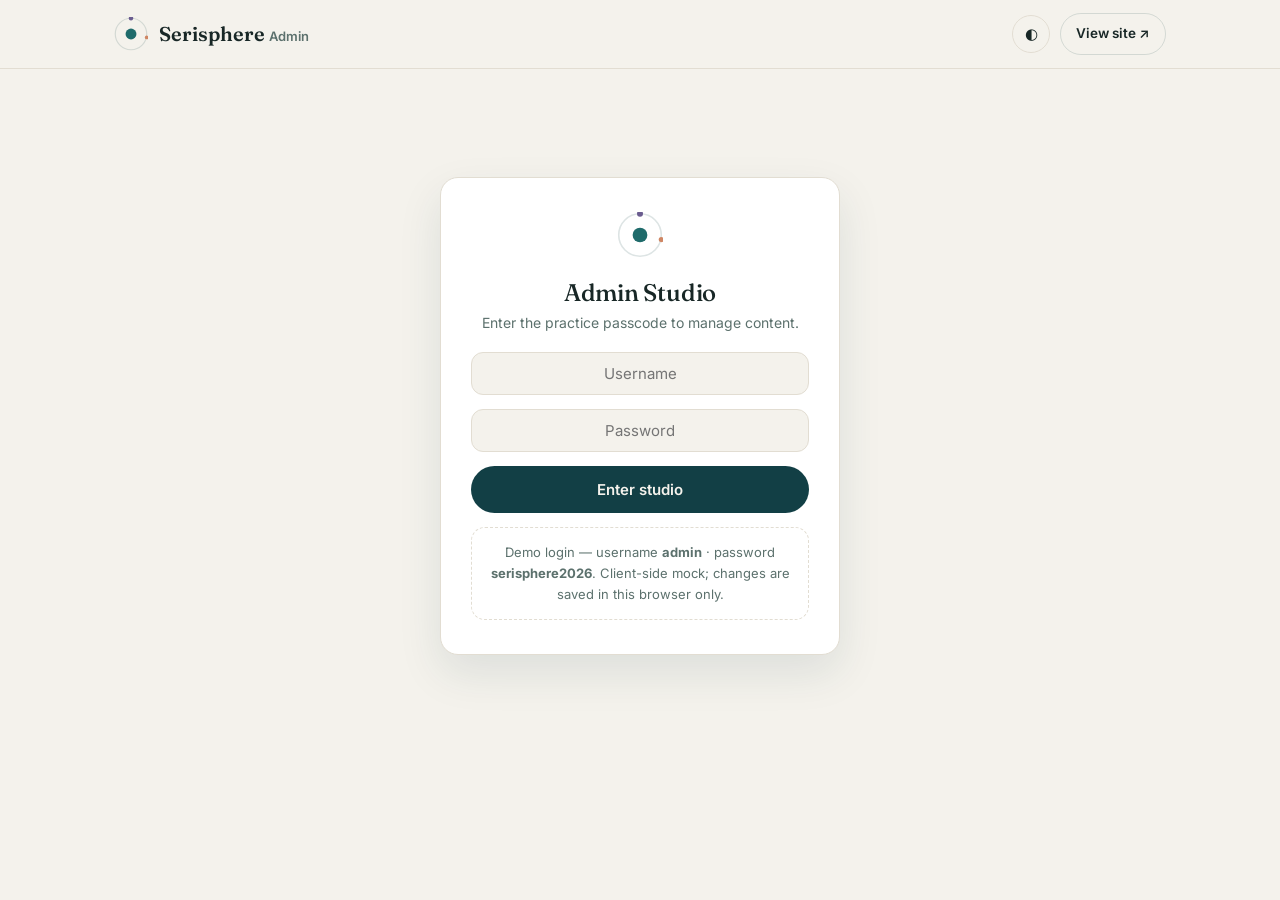
<file: admin.html>
<!DOCTYPE html>
<html lang="en">
<head>
<meta charset="UTF-8">
<meta name="viewport" content="width=device-width, initial-scale=1">
<title>Admin Studio — Serisphere Center</title>
<meta name="robots" content="noindex">
<link rel="preconnect" href="https://fonts.googleapis.com"><link rel="preconnect" href="https://fonts.gstatic.com" crossorigin>
<link href="https://fonts.googleapis.com/css2?family=Fraunces:ital,opsz,wght@0,9..144,400;0,9..144,500;0,9..144,600&family=Inter:wght@400;500;600;700&display=swap" rel="stylesheet">
<link rel="stylesheet" href="assets/app.css">
<style>
  .gate{max-width:400px;margin:12vh auto;text-align:center;}
  .gate .card{padding:34px 30px;}
  .tabs{display:flex;gap:8px;flex-wrap:wrap;margin:8px 0 26px;}
  .tab{padding:10px 18px;border-radius:999px;border:1px solid var(--line);background:var(--surface);cursor:pointer;font-weight:600;font-size:14px;color:var(--muted);}
  .tab.active{background:var(--petrol);color:var(--paper);border-color:var(--petrol);}
  .panel{display:none;} .panel.active{display:block;}
  .grid2{display:grid;grid-template-columns:1fr 1fr;gap:20px;}
  .kit-block{padding:22px;margin-bottom:18px;}
  .kit-block h3{font-size:19px;margin-bottom:12px;}
  .sw{display:flex;gap:12px;flex-wrap:wrap;}
  .swatch{border:1px solid var(--line);border-radius:12px;overflow:hidden;width:120px;cursor:pointer;}
  .swatch .c{height:56px;} .swatch .l{padding:8px 10px;font-size:12px;font-weight:600;} .swatch .l small{display:block;color:var(--muted);font-weight:500;}
  .copyrow{display:flex;gap:10px;align-items:center;justify-content:space-between;padding:10px 0;border-top:1px solid var(--line);}
  .copyrow:first-child{border-top:none;}
  .copyrow span{font-size:14px;}
  .list-item{display:flex;justify-content:space-between;align-items:center;gap:12px;padding:12px 14px;border:1px solid var(--line);border-radius:12px;margin-bottom:10px;background:var(--surface);flex-wrap:wrap;}
  .list-item>div:first-child{min-width:0;flex:1 1 160px;}
  .list-item .t{font-weight:600;font-size:14.5px;word-break:break-word;} .list-item .m{font-size:12.5px;color:var(--muted);word-break:break-word;}
  .row-actions{display:flex;gap:8px;flex-wrap:wrap;}
  .fly-prev{aspect-ratio:4/5;border-radius:16px;color:#fff;padding:22px;display:flex;flex-direction:column;justify-content:space-between;background:linear-gradient(160deg,var(--pv,#1f6b6b),#0d2f34);}
  .fly-prev h3{color:#fff;font-size:24px;}
  .fly-prev .ft{font-size:11px;font-weight:700;letter-spacing:.1em;text-transform:uppercase;background:rgba(255,255,255,.18);padding:5px 10px;border-radius:999px;width:max-content;}
  .fly-prev .cta{background:#fff;color:#123f45;font-weight:700;font-size:13px;padding:9px 14px;border-radius:10px;text-align:center;}
  .toast{position:fixed;bottom:22px;left:50%;transform:translateX(-50%);background:var(--petrol);color:var(--paper);padding:12px 20px;border-radius:999px;font-weight:600;font-size:14px;opacity:0;transition:opacity .2s;z-index:99;}
  .toast.show{opacity:1;}
  @media (max-width:820px){.grid2{grid-template-columns:1fr;}}
  @media (max-width:600px){
    .nav{flex-wrap:wrap;height:auto;padding:10px 0;gap:8px;}
    .tabs{gap:6px;} .tab{flex:1 1 auto;text-align:center;padding:10px 12px;font-size:13px;}
    .list-item{flex-direction:column;align-items:stretch;}
    .row-actions{width:100%;}
    .row-actions .btn{flex:1 1 auto;justify-content:center;}
    .copyrow{flex-direction:column;align-items:flex-start;gap:8px;}
    .copyrow .btn{align-self:flex-start;}
    .kit-block{padding:18px;}
    .fly-prev{max-width:100%!important;}
  }
</style>
</head>
<body>
<header>
  <div class="wrap nav">
    <a class="brand" href="index.html">
      <svg width="34" height="34" viewBox="0 0 40 40" aria-hidden="true"><circle cx="20" cy="20" r="18.5" fill="none" stroke="var(--ring)" stroke-width="1.4"/><circle cx="20" cy="20" r="6.4" fill="var(--teal)"/><circle cx="20" cy="1.5" r="2.6" fill="var(--plum)"/><circle cx="38.5" cy="24" r="2.2" fill="var(--clay)"/></svg>
      <span>Serisphere <span style="font-size:13px;color:var(--muted);font-family:var(--sans);">Admin</span></span>
    </a>
    <div class="navtools">
      <button class="themetog" id="themeBtn" aria-label="Toggle theme">◐</button>
      <a href="index.html" class="btn btn-ghost btn-sm">View site ↗</a>
      <button class="btn btn-ghost btn-sm" id="logout" style="display:none;">Log out</button>
    </div>
  </div>
</header>

<!-- GATE -->
<div class="gate" id="gate">
  <div class="card">
    <svg width="46" height="46" viewBox="0 0 40 40" style="margin:0 auto 14px;"><circle cx="20" cy="20" r="18.5" fill="none" stroke="var(--ring)" stroke-width="1.4"/><circle cx="20" cy="20" r="6.4" fill="var(--teal)"/><circle cx="20" cy="1.5" r="2.6" fill="var(--plum)"/><circle cx="38.5" cy="24" r="2.2" fill="var(--clay)"/></svg>
    <h2 style="font-size:24px;margin-bottom:6px;">Admin Studio</h2>
    <p style="color:var(--muted);font-size:14px;margin-bottom:18px;">Enter the practice passcode to manage content.</p>
    <div class="field"><input id="user" placeholder="Username" autocomplete="username" style="text-align:center;"></div>
    <div class="field"><input id="code" type="password" placeholder="Password" autocomplete="current-password" style="text-align:center;"></div>
    <button class="btn btn-primary" id="enter" style="width:100%;justify-content:center;">Enter studio</button>
    <p class="notice" style="margin-top:14px;">Demo login — username <b>admin</b> · password <b>serisphere2026</b>. Client-side mock; changes are saved in this browser only.</p>
  </div>
</div>

<!-- APP -->
<main class="wrap" id="app" style="display:none;padding-top:34px;">
  <div class="page-head" style="padding-top:0;">
    <span class="eyebrow">Practice tools</span>
    <h1>Admin Studio</h1>
    <p>Manage your marketing kit, publish blog articles, and design outreach flyers.</p>
  </div>

  <div class="tabs">
    <div class="tab active" data-t="kit">Marketing Kit</div>
    <div class="tab" data-t="blog">Blog Manager</div>
    <div class="tab" data-t="flyers">Flyer Studio</div>
    <div class="tab" data-t="resources">Videos &amp; Protocols</div>
    <div class="tab" data-t="settings">Settings</div>
  </div>

  <!-- MARKETING KIT -->
  <div class="panel active" id="p-kit">
    <div class="grid2">
      <div class="card kit-block">
        <h3>Brand palette</h3>
        <div class="sw" id="swatches"></div>
        <p class="notice" style="margin-top:12px;">Click a swatch to copy its hex.</p>
      </div>
      <div class="card kit-block">
        <h3>Logo &amp; emblem</h3>
        <div style="display:flex;align-items:center;gap:18px;">
          <svg width="72" height="72" viewBox="0 0 40 40"><circle cx="20" cy="20" r="18.5" fill="none" stroke="var(--ring)" stroke-width="1.4"/><circle cx="20" cy="20" r="6.4" fill="var(--teal)"/><circle cx="20" cy="1.5" r="2.6" fill="var(--plum)"/><circle cx="38.5" cy="24" r="2.2" fill="var(--clay)"/></svg>
          <div><div style="font-family:var(--serif);font-size:22px;">Serisphere</div><div style="font-size:11px;letter-spacing:.14em;text-transform:uppercase;color:var(--muted);">Behavioral &amp; Integrative Health</div></div>
        </div>
        <button class="btn btn-ghost btn-sm" style="margin-top:16px;" id="dlLogo">Download emblem (SVG)</button>
      </div>
    </div>

    <div class="card kit-block">
      <h3>Messaging</h3>
      <div id="copyRows"></div>
    </div>

    <div class="grid2">
      <div class="card kit-block">
        <h3>Social captions</h3>
        <div id="socialRows"></div>
      </div>
      <div class="card kit-block">
        <h3>Hashtags &amp; email signature</h3>
        <div id="miscRows"></div>
      </div>
    </div>
  </div>

  <!-- BLOG MANAGER -->
  <div class="panel" id="p-blog">
    <div class="grid2">
      <div>
        <h3 style="font-size:20px;margin-bottom:12px;">Articles</h3>
        <div id="postList"></div>
        <button class="btn btn-ghost btn-sm" id="newPost">+ New article</button>
        <button class="btn btn-ghost btn-sm" id="resetPosts" style="margin-left:8px;">Reset to defaults</button>
      </div>
      <div class="card kit-block">
        <h3 id="postFormTitle">Edit article</h3>
        <input type="hidden" id="pId">
        <div class="field"><label>Title</label><input id="pTitle"></div>
        <div class="grid2" style="gap:12px;">
          <div class="field"><label>Category</label><input id="pCat" placeholder="e.g. Wellness"></div>
          <div class="field"><label>Date</label><input id="pDate" type="date"></div>
        </div>
        <div class="field"><label>Excerpt</label><textarea id="pExcerpt" style="min-height:60px;"></textarea></div>
        <div class="field"><label>Body (use &lt;p&gt;…&lt;/p&gt; for paragraphs)</label><textarea id="pBody" style="min-height:150px;"></textarea></div>
        <button class="btn btn-primary btn-sm" id="savePost">Save article</button>
        <button class="btn btn-ghost btn-sm" id="clearPost">Clear</button>
      </div>
    </div>
  </div>

  <!-- FLYER STUDIO -->
  <div class="panel" id="p-flyers">
    <div class="grid2">
      <div>
        <h3 style="font-size:20px;margin-bottom:8px;">Flyers</h3>
        <p class="notice" style="margin-bottom:14px;">Tap <b>Share</b> to send a flyer image straight to WhatsApp, Instagram, Facebook and more (uses your device's share sheet); or <b>PNG</b> to download and post anywhere.</p>
        <div id="flyerList"></div>
        <button class="btn btn-ghost btn-sm" id="newFlyer">+ New flyer</button>
        <button class="btn btn-ghost btn-sm" id="resetFlyers" style="margin-left:8px;">Reset to defaults</button>
      </div>
      <div class="card kit-block">
        <h3>Design flyer</h3>
        <input type="hidden" id="fId">
        <div class="grid2" style="gap:12px;">
          <div class="field"><label>Tag</label><input id="fTag"></div>
          <div class="field"><label>Accent</label><select id="fAccent"><option value="teal">Teal</option><option value="plum">Plum</option><option value="sage">Sage</option><option value="clay">Clay</option></select></div>
        </div>
        <div class="field"><label>Title</label><input id="fTitle"></div>
        <div class="field"><label>Subtitle</label><input id="fSub"></div>
        <div class="field"><label>Body</label><textarea id="fBody" style="min-height:60px;"></textarea></div>
        <div class="field"><label>Call to action</label><input id="fCta"></div>
        <button class="btn btn-primary btn-sm" id="saveFlyer">Save flyer</button>
        <button class="btn btn-ghost btn-sm" id="clearFlyer">Clear</button>
        <div style="margin-top:18px;max-width:260px;"><div class="fly-prev" id="flyPrev"><div><span class="ft" id="pvTag">Tag</span></div><div><h3 id="pvTitle">Title</h3><div id="pvSub" style="font-weight:600;font-size:13px;opacity:.95;"></div><div id="pvBody" style="font-size:12.5px;opacity:.85;margin-top:8px;"></div></div><div class="cta" id="pvCta">Call to action</div></div></div>
      </div>
    </div>
  </div>

  <!-- RESOURCES (videos + protocols) -->
  <div class="panel" id="p-resources">
    <div class="grid2">
      <div>
        <h3 style="font-size:20px;margin-bottom:8px;">Videos</h3>
        <p class="notice" style="margin-bottom:14px;">Add a video by pasting a link (YouTube, Vimeo, or a direct .mp4). It appears instantly on the Videos &amp; Protocols page. Works from any phone or computer.</p>
        <div id="videoList"></div>
        <button class="btn btn-ghost btn-sm" id="newVideo">+ New video</button>
        <button class="btn btn-ghost btn-sm" id="resetVideos" style="margin-left:8px;">Reset</button>
        <div class="card kit-block" style="margin-top:16px;">
          <h3 id="videoFormTitle">Add / edit video</h3>
          <input type="hidden" id="vId"><input type="hidden" id="vSrc"><input type="hidden" id="vFileName">
          <div class="field"><label>Title</label><input id="vTitle"></div>
          <div class="field"><label>Description</label><textarea id="vDesc" style="min-height:60px;"></textarea></div>
          <div class="field" style="background:var(--paper);border:1px dashed var(--line);border-radius:12px;padding:14px;">
            <label style="font-size:14px;">⬆ Upload a video from this device</label>
            <p style="font-size:12.5px;color:var(--muted);margin:2px 0 10px;">Pick a saved video from your phone's gallery or files (or a computer). Stored on this device and played on the website.</p>
            <input id="vUpload" type="file" accept="video/*">
            <div id="vFileMsg" class="notice" style="display:none;margin-top:10px;"></div>
          </div>
          <div class="field"><label>— or paste a video link (YouTube / Vimeo / .mp4)</label><input id="vUrl" type="url" inputmode="url" placeholder="https://youtu.be/…"></div>
          <button class="btn btn-primary btn-sm" id="saveVideo">Save video</button>
          <button class="btn btn-ghost btn-sm" id="clearVideo">Clear</button>
        </div>
      </div>
      <div>
        <h3 style="font-size:20px;margin-bottom:8px;">Protocols &amp; downloads</h3>
        <p class="notice" style="margin-bottom:14px;">Upload a PDF/image from your device, or paste a link. Tap the file box on a phone to use your files or camera. (Demo: uploaded files are stored on this device — keep them under ~2&nbsp;MB; for large files, paste a link instead.)</p>
        <div id="protoList"></div>
        <button class="btn btn-ghost btn-sm" id="newProto">+ New protocol</button>
        <button class="btn btn-ghost btn-sm" id="resetProtos" style="margin-left:8px;">Reset</button>
        <div class="card kit-block" style="margin-top:16px;">
          <h3 id="protoFormTitle">Add / edit protocol</h3>
          <input type="hidden" id="prId"><input type="hidden" id="prFile"><input type="hidden" id="prFileName">
          <div class="field"><label>Title</label><input id="prTitle"></div>
          <div class="grid2" style="gap:12px;">
            <div class="field"><label>Category</label><input id="prCat" placeholder="e.g. Self-help"></div>
            <div class="field"><label>Link (optional)</label><input id="prUrl" type="url" inputmode="url" placeholder="https://…"></div>
          </div>
          <div class="field"><label>Description</label><textarea id="prDesc" style="min-height:60px;"></textarea></div>
          <div class="field"><label>Upload file (PDF or image) — optional</label><input id="prUpload" type="file" accept=".pdf,application/pdf,image/*"></div>
          <div id="prFileMsg" class="notice" style="display:none;margin-bottom:12px;"></div>
          <button class="btn btn-primary btn-sm" id="saveProto">Save protocol</button>
          <button class="btn btn-ghost btn-sm" id="clearProto">Clear</button>
        </div>
      </div>
    </div>
  </div>

  <!-- SETTINGS -->
  <div class="panel" id="p-settings">
    <div class="grid2">
      <div class="card kit-block">
        <h3>Contact details</h3>
        <p style="font-size:13.5px;color:var(--muted);margin-bottom:14px;">Update the phone, email, address, and hours shown across the website.</p>
        <div class="field"><label>Phone</label><input id="cPhone"></div>
        <div class="field"><label>Email</label><input id="cEmail"></div>
        <div class="field"><label>Address line 1</label><input id="cAddr1"></div>
        <div class="field"><label>Address line 2</label><input id="cAddr2"></div>
        <div class="field"><label>Hours</label><input id="cHours"></div>
        <button class="btn btn-primary btn-sm" id="saveContactBtn">Save contact details</button>
      </div>
      <div class="card kit-block">
        <h3>Admin account</h3>
        <p style="font-size:13.5px;color:var(--muted);margin-bottom:14px;">Change the username and password used to sign in here.</p>
        <div class="field"><label>Username</label><input id="aUser" autocomplete="username"></div>
        <div class="field"><label>New password</label><input id="aPass" type="password" autocomplete="new-password"></div>
        <div class="field"><label>Confirm password</label><input id="aPass2" type="password" autocomplete="new-password"></div>
        <button class="btn btn-primary btn-sm" id="saveCredBtn">Update login</button>
        <p class="notice" style="margin-top:12px;">Stored on this device for the demo. Use the new details next time you sign in.</p>
      </div>
    </div>
  </div>
</main>

<div class="toast" id="toast"></div>

<script src="assets/data.js"></script>
<script>
  var root=document.documentElement, tbtn=document.getElementById('themeBtn');
  try{var s=localStorage.getItem('seri-theme');if(s)root.setAttribute('data-theme',s);}catch(e){}
  tbtn.onclick=function(){var c=root.getAttribute('data-theme')||(matchMedia('(prefers-color-scheme: dark)').matches?'dark':'light');var n=c==='dark'?'light':'dark';root.setAttribute('data-theme',n);try{localStorage.setItem('seri-theme',n);}catch(e){}};
  function toast(m){var t=document.getElementById('toast');t.textContent=m;t.classList.add('show');setTimeout(function(){t.classList.remove('show');},1600);}
  function esc(s){return (s||'').replace(/[&<>"]/g,function(c){return {'&':'&amp;','<':'&lt;','>':'&gt;','"':'&quot;'}[c];});}
  function copy(txt){navigator.clipboard&&navigator.clipboard.writeText(txt);toast('Copied');}

  /* ---- gate ---- */
  var gate=document.getElementById('gate'), app=document.getElementById('app'), logout=document.getElementById('logout');
  function isAuthed(){try{return sessionStorage.getItem('seri-admin')==='1';}catch(e){return false;}}
  function openApp(){gate.style.display='none';app.style.display='block';logout.style.display='inline-flex';initAll();}
  function tryEnter(){var u=document.getElementById('user').value.trim();var v=document.getElementById('code').value.trim();var cred=SERI.getCred();if(u===cred.user&&v===cred.pass){try{sessionStorage.setItem('seri-admin','1');}catch(e){}openApp();}else{toast('Incorrect username or password');}}
  document.getElementById('enter').onclick=tryEnter;
  document.getElementById('user').addEventListener('keydown',function(e){if(e.key==='Enter')tryEnter();});
  document.getElementById('code').addEventListener('keydown',function(e){if(e.key==='Enter')tryEnter();});
  logout.onclick=function(){try{sessionStorage.removeItem('seri-admin');}catch(e){}location.reload();};
  if(isAuthed())openApp();

  /* ---- tabs ---- */
  document.querySelectorAll('.tab').forEach(function(t){t.onclick=function(){
    document.querySelectorAll('.tab').forEach(x=>x.classList.remove('active'));
    document.querySelectorAll('.panel').forEach(x=>x.classList.remove('active'));
    t.classList.add('active');document.getElementById('p-'+t.dataset.t).classList.add('active');
  };});

  function initAll(){ initKit(); initBlog(); initFlyers(); initResources(); initSettings(); }

  /* ---- marketing kit ---- */
  var PALETTE=[['Petrol','#123f45','Primary'],['Teal','#1f6b6b','Accent'],['Sage','#8bb0a3','Secondary'],['Plum','#6a5c8f','Mind'],['Clay','#cf8663','Warm'],['Paper','#f4f2ec','Surface']];
  var MSG=[
    ['Tagline','Care for the mind and the body, in one place.'],
    ['Tagline (short)','Whole-person care.'],
    ['Elevator pitch','Serisphere Center brings psychiatry, therapy, and integrative wellness under one roof — so care treats the whole person, not just a symptom. In-person and telehealth, for children, teens, and adults.'],
    ['Boilerplate (about)','Serisphere Center for Behavioral & Integrative Health is a multidisciplinary practice offering psychiatric care, therapy, and integrative wellness. Our team builds one connected, whole-person plan for each patient — combining evidence-based treatment with lifestyle, nutrition, and stress-resilience support.']
  ];
  var SOCIAL=[
    ['Instagram','Your mind and body aren’t separate — so why treat them that way? At Serisphere, psychiatry, therapy, and integrative wellness work together for whole-person care. Now accepting new patients 🌿 #WholePersonCare'],
    ['Facebook','Feeling stretched thin? You don’t have to sort it out alone. Serisphere Center offers psychiatry, therapy, and integrative wellness — in person and by telehealth. Same-week consultations available. Reach out today.'],
    ['Announcement','✨ New patients welcome at Serisphere Center for Behavioral & Integrative Health. Compassionate, evidence-based care for the mind and body. Most insurance accepted.']
  ];
  var MISC=[
    ['Hashtags','#WholePersonCare #MentalHealthMatters #IntegrativeHealth #TherapyWorks #SerisphereCare'],
    ['Email signature','[Name], [Credentials]\nSerisphere Center for Behavioral & Integrative Health\n(555) 123-4567 · care@serisphere.example']
  ];
  function initKit(){
    var sw=document.getElementById('swatches');sw.innerHTML='';
    PALETTE.forEach(function(p){var d=document.createElement('div');d.className='swatch';d.innerHTML='<div class="c" style="background:'+p[1]+'"></div><div class="l">'+p[0]+'<small>'+p[1]+' · '+p[2]+'</small></div>';d.onclick=function(){copy(p[1]);};sw.appendChild(d);});
    function rows(host,arr){var h=document.getElementById(host);h.innerHTML='';arr.forEach(function(m){var r=document.createElement('div');r.className='copyrow';r.innerHTML='<span><b>'+esc(m[0])+':</b> '+esc(m[1]).replace(/\n/g,'<br>')+'</span>';var b=document.createElement('button');b.className='btn btn-ghost btn-sm';b.textContent='Copy';b.style.flex='none';b.onclick=function(){copy(m[1]);};r.appendChild(b);h.appendChild(r);});}
    rows('copyRows',MSG);rows('socialRows',SOCIAL);rows('miscRows',MISC);
  }
  document.getElementById('dlLogo').onclick=function(){
    var svg='<svg xmlns="http://www.w3.org/2000/svg" width="200" height="200" viewBox="0 0 40 40"><circle cx="20" cy="20" r="18.5" fill="none" stroke="#cddbd4" stroke-width="1.4"/><circle cx="20" cy="20" r="6.4" fill="#1f6b6b"/><circle cx="20" cy="1.5" r="2.6" fill="#6a5c8f"/><circle cx="38.5" cy="24" r="2.2" fill="#cf8663"/></svg>';
    var a=document.createElement('a');a.href='data:image/svg+xml;charset=utf-8,'+encodeURIComponent(svg);a.download='serisphere-emblem.svg';document.body.appendChild(a);a.click();a.remove();toast('Emblem downloaded');
  };

  /* ---- blog manager ---- */
  function initBlog(){ renderPosts(); clearPostForm(); }
  function renderPosts(){
    var posts=SERI.getPosts(), host=document.getElementById('postList');host.innerHTML='';
    posts.forEach(function(p,i){
      var el=document.createElement('div');el.className='list-item';
      el.innerHTML='<div><div class="t">'+esc(p.title)+'</div><div class="m">'+esc(p.cat)+' · '+esc(p.date)+'</div></div>';
      var act=document.createElement('div');act.className='row-actions';
      var e=document.createElement('button');e.className='btn btn-ghost btn-sm';e.textContent='Edit';e.onclick=function(){editPost(i);};
      var d=document.createElement('button');d.className='btn btn-ghost btn-sm';d.textContent='Delete';d.onclick=function(){if(confirm('Delete this article?')){var a=SERI.getPosts();a.splice(i,1);SERI.savePosts(a);renderPosts();toast('Deleted');}};
      act.appendChild(e);act.appendChild(d);el.appendChild(act);host.appendChild(el);
    });
  }
  function editPost(i){var p=SERI.getPosts()[i];document.getElementById('postFormTitle').textContent='Edit article';document.getElementById('pId').value=i;document.getElementById('pTitle').value=p.title;document.getElementById('pCat').value=p.cat;document.getElementById('pDate').value=p.date;document.getElementById('pExcerpt').value=p.excerpt;document.getElementById('pBody').value=p.body;window.scrollTo(0,0);}
  function clearPostForm(){document.getElementById('postFormTitle').textContent='New article';['pId','pTitle','pCat','pExcerpt','pBody'].forEach(function(id){document.getElementById(id).value='';});document.getElementById('pDate').value=new Date().toISOString().slice(0,10);}
  document.getElementById('newPost').onclick=clearPostForm;
  document.getElementById('clearPost').onclick=clearPostForm;
  document.getElementById('savePost').onclick=function(){
    var t=document.getElementById('pTitle').value.trim();if(!t){toast('Title required');return;}
    var body=document.getElementById('pBody').value.trim();if(body&&body.indexOf('<')!==0)body='<p>'+body.replace(/\n\n+/g,'</p><p>')+'</p>';
    var obj={id:(t.toLowerCase().replace(/[^a-z0-9]+/g,'-').replace(/^-|-$/g,'')||'post-'+Date.now()),title:t,cat:document.getElementById('pCat').value.trim()||'General',date:document.getElementById('pDate').value||new Date().toISOString().slice(0,10),excerpt:document.getElementById('pExcerpt').value.trim(),body:body,author:'Serisphere Care Team'};
    var arr=SERI.getPosts(),idx=document.getElementById('pId').value;
    if(idx!==''){arr[parseInt(idx,10)]=obj;}else{arr.unshift(obj);}
    SERI.savePosts(arr);renderPosts();clearPostForm();toast('Article saved');
  };
  document.getElementById('resetPosts').onclick=function(){if(confirm('Reset all articles to defaults?')){SERI.savePosts(SERI.DEFAULT_POSTS.slice());renderPosts();clearPostForm();toast('Reset');}};

  /* ---- flyer studio ---- */
  var HEXP={teal:'#1f6b6b',plum:'#6a5c8f',sage:'#5f8f7f',clay:'#c17a52'};
  function initFlyers(){ renderFlyers(); clearFlyerForm(); bindPreview(); updatePreview(); }
  function renderFlyers(){
    var f=SERI.getFlyers(), host=document.getElementById('flyerList');host.innerHTML='';
    f.forEach(function(x,i){
      var el=document.createElement('div');el.className='list-item';
      el.innerHTML='<div><div class="t">'+esc(x.title)+'</div><div class="m">'+esc(x.tag)+' · '+esc(x.accent)+'</div></div>';
      var act=document.createElement('div');act.className='row-actions';
      var sh=document.createElement('button');sh.className='btn btn-primary btn-sm';sh.textContent='Share';sh.onclick=function(){shareFlyer(x);};
      var pn=document.createElement('button');pn.className='btn btn-ghost btn-sm';pn.textContent='PNG';pn.onclick=function(){downloadFlyer(x);};
      var e=document.createElement('button');e.className='btn btn-ghost btn-sm';e.textContent='Edit';e.onclick=function(){editFlyer(i);};
      var d=document.createElement('button');d.className='btn btn-ghost btn-sm';d.textContent='Delete';d.onclick=function(){if(confirm('Delete this flyer?')){var a=SERI.getFlyers();a.splice(i,1);SERI.saveFlyers(a);renderFlyers();toast('Deleted');}};
      act.appendChild(sh);act.appendChild(pn);act.appendChild(e);act.appendChild(d);el.appendChild(act);host.appendChild(el);
    });
  }
  function editFlyer(i){var x=SERI.getFlyers()[i];document.getElementById('fId').value=i;document.getElementById('fTag').value=x.tag;document.getElementById('fAccent').value=x.accent;document.getElementById('fTitle').value=x.title;document.getElementById('fSub').value=x.subtitle;document.getElementById('fBody').value=x.body;document.getElementById('fCta').value=x.cta;updatePreview();window.scrollTo(0,0);}
  function clearFlyerForm(){document.getElementById('fId').value='';document.getElementById('fTag').value='';document.getElementById('fAccent').value='teal';document.getElementById('fTitle').value='';document.getElementById('fSub').value='';document.getElementById('fBody').value='';document.getElementById('fCta').value='';updatePreview();}
  function updatePreview(){
    document.getElementById('pvTag').textContent=document.getElementById('fTag').value||'Tag';
    document.getElementById('pvTitle').textContent=document.getElementById('fTitle').value||'Flyer title';
    document.getElementById('pvSub').textContent=document.getElementById('fSub').value||'';
    document.getElementById('pvBody').textContent=document.getElementById('fBody').value||'';
    document.getElementById('pvCta').textContent=document.getElementById('fCta').value||'Call to action';
    document.getElementById('flyPrev').style.setProperty('--pv',HEXP[document.getElementById('fAccent').value]||HEXP.teal);
  }
  function bindPreview(){['fTag','fTitle','fSub','fBody','fCta','fAccent'].forEach(function(id){document.getElementById(id).addEventListener('input',updatePreview);});}
  document.getElementById('newFlyer').onclick=clearFlyerForm;
  document.getElementById('clearFlyer').onclick=clearFlyerForm;
  document.getElementById('saveFlyer').onclick=function(){
    var t=document.getElementById('fTitle').value.trim();if(!t){toast('Title required');return;}
    var obj={id:'f-'+(t.toLowerCase().replace(/[^a-z0-9]+/g,'-'))||'f-'+Date.now(),tag:document.getElementById('fTag').value.trim()||'Serisphere',accent:document.getElementById('fAccent').value,title:t,subtitle:document.getElementById('fSub').value.trim(),body:document.getElementById('fBody').value.trim(),cta:document.getElementById('fCta').value.trim()||'Learn more'};
    var arr=SERI.getFlyers(),idx=document.getElementById('fId').value;
    if(idx!==''){arr[parseInt(idx,10)]=obj;}else{arr.unshift(obj);}
    SERI.saveFlyers(arr);renderFlyers();clearFlyerForm();toast('Flyer saved');
  };
  document.getElementById('resetFlyers').onclick=function(){if(confirm('Reset all flyers to defaults?')){SERI.saveFlyers(SERI.DEFAULT_FLYERS.slice());renderFlyers();clearFlyerForm();toast('Reset');}};

  /* ---- flyer image generation (canvas) ---- */
  function rr(x,a,b,w,h,r){x.beginPath();x.moveTo(a+r,b);x.arcTo(a+w,b,a+w,b+h,r);x.arcTo(a+w,b+h,a,b+h,r);x.arcTo(a,b+h,a,b,r);x.arcTo(a,b,a+w,b,r);x.closePath();}
  function wrap(x,text,px,py,maxW,lh){var words=(text||'').split(' '),line='';for(var i=0;i<words.length;i++){var t=line+words[i]+' ';if(x.measureText(t).width>maxW&&line){x.fillText(line.trim(),px,py);line=words[i]+' ';py+=lh;}else line=t;}if(line.trim()){x.fillText(line.trim(),px,py);py+=lh;}return py;}
  var CONTACT=function(){return SERI.getContact();};
  function renderFlyerCanvas(f){
    return document.fonts.ready.then(function(){
      var W=1080,H=1350,cv=document.createElement('canvas');cv.width=W;cv.height=H;var x=cv.getContext('2d');
      var acc=HEXP[f.accent]||HEXP.teal;
      var g=x.createLinearGradient(0,0,W*0.5,H);g.addColorStop(0,acc);g.addColorStop(1,'#0d2f34');x.fillStyle=g;x.fillRect(0,0,W,H);
      var rg=x.createRadialGradient(W*0.82,90,0,W*0.82,90,W*0.95);rg.addColorStop(0,'rgba(255,255,255,0.22)');rg.addColorStop(0.6,'rgba(255,255,255,0)');x.fillStyle=rg;x.fillRect(0,0,W,H);
      var pad=96;
      // tag pill
      x.font='700 30px Inter, sans-serif';x.textBaseline='middle';var tg=(f.tag||'').toUpperCase(),tw=x.measureText(tg).width;
      x.fillStyle='rgba(255,255,255,0.18)';rr(x,pad,96,tw+56,62,31);x.fill();x.fillStyle='#fff';x.fillText(tg,pad+28,96+32);
      // emblem
      x.strokeStyle='rgba(255,255,255,0.55)';x.lineWidth=3;x.beginPath();x.arc(W-pad-28,128,34,0,7);x.stroke();x.fillStyle='#fff';x.beginPath();x.arc(W-pad-28,128,11,0,7);x.fill();
      // title
      x.textBaseline='alphabetic';x.fillStyle='#fff';x.font='600 88px Fraunces, Georgia, serif';
      var ty=wrap(x,f.title,pad,540,W-pad*2,96);
      // subtitle
      x.font='600 42px Inter, sans-serif';x.fillStyle='rgba(255,255,255,0.97)';ty+=28;ty=wrap(x,f.subtitle,pad,ty,W-pad*2,54);
      // body
      x.font='400 34px Inter, sans-serif';x.fillStyle='rgba(255,255,255,0.85)';ty+=22;wrap(x,f.body,pad,ty,W-pad*2,46);
      // cta
      x.fillStyle='#ffffff';rr(x,pad,H-268,W-pad*2,98,20);x.fill();
      x.fillStyle='#123f45';x.font='700 40px Inter, sans-serif';x.textAlign='center';x.textBaseline='middle';x.fillText(f.cta||'Learn more',W/2,H-268+50);
      // footer
      var c=CONTACT();x.textBaseline='alphabetic';x.font='500 28px Inter, sans-serif';x.fillStyle='rgba(255,255,255,0.9)';x.textAlign='left';x.fillText('Serisphere Center',pad,H-96);x.textAlign='right';x.fillText(c.phone,W-pad,H-96);x.textAlign='left';
      return cv;
    });
  }
  function cvBlob(cv){return new Promise(function(res){cv.toBlob(res,'image/png',0.95);});}
  function shareFlyer(f){
    renderFlyerCanvas(f).then(cvBlob).then(function(blob){
      var file=new File([blob],(f.id||'flyer')+'.png',{type:'image/png'});
      if(navigator.canShare&&navigator.canShare({files:[file]})){
        navigator.share({files:[file],title:f.title,text:f.title+' — Serisphere Center'}).catch(function(){});
      }else{
        var a=document.createElement('a');a.href=URL.createObjectURL(blob);a.download=file.name;document.body.appendChild(a);a.click();a.remove();setTimeout(function(){URL.revokeObjectURL(a.href);},2000);
        toast('Image saved — post it to any platform');
      }
    });
  }
  function downloadFlyer(f){
    renderFlyerCanvas(f).then(cvBlob).then(function(blob){
      var a=document.createElement('a');a.href=URL.createObjectURL(blob);a.download=(f.id||'flyer')+'.png';document.body.appendChild(a);a.click();a.remove();setTimeout(function(){URL.revokeObjectURL(a.href);},2000);toast('Flyer PNG downloaded');
    });
  }

  /* ---- videos + protocols ---- */
  function initResources(){ renderVideos(); clearVideoForm(); renderProtos(); clearProtoForm(); }
  // videos
  var pendingVideoFile=null;
  function vFileMsg(m){var el=document.getElementById('vFileMsg');if(m){el.innerHTML=m;el.style.display='block';}else{el.style.display='none';}}
  document.getElementById('vUpload').addEventListener('change',function(e){
    var f=e.target.files&&e.target.files[0]; if(!f){pendingVideoFile=null;vFileMsg('');return;}
    var mb=f.size/1024/1024;
    if(mb>200){ pendingVideoFile=null; e.target.value=''; vFileMsg('That video is '+mb.toFixed(0)+' MB — too large for on-device storage. Trim it, or paste a link instead.'); return; }
    pendingVideoFile=f; vFileMsg('Ready to upload: <b>'+esc(f.name)+'</b> ('+mb.toFixed(1)+' MB)');
  });
  function renderVideos(){
    var v=SERI.getVideos(), host=document.getElementById('videoList');host.innerHTML='';
    v.forEach(function(x,i){
      var el=document.createElement('div');el.className='list-item';
      var badge = x.src==='idb' ? ('⬆ uploaded: '+esc(x.fileName||'video')) : (x.url?esc(x.url):'no video yet');
      el.innerHTML='<div><div class="t">'+esc(x.title)+'</div><div class="m">'+badge+'</div></div>';
      var act=document.createElement('div');act.className='row-actions';
      var e=document.createElement('button');e.className='btn btn-ghost btn-sm';e.textContent='Edit';e.onclick=function(){editVideo(i);};
      var d=document.createElement('button');d.className='btn btn-ghost btn-sm';d.textContent='Delete';d.onclick=function(){if(confirm('Delete this video?')){var a=SERI.getVideos();var rem=a.splice(i,1)[0];SERI.saveVideos(a);if(rem&&rem.src==='idb'){try{SERI.idbDelVideo(rem.id);}catch(err){}}renderVideos();toast('Deleted');}};
      act.appendChild(e);act.appendChild(d);el.appendChild(act);host.appendChild(el);
    });
  }
  function editVideo(i){var x=SERI.getVideos()[i];document.getElementById('vId').value=i;document.getElementById('vTitle').value=x.title;document.getElementById('vDesc').value=x.desc||'';document.getElementById('vUrl').value=x.url||'';document.getElementById('vSrc').value=x.src||'';document.getElementById('vFileName').value=x.fileName||'';pendingVideoFile=null;document.getElementById('vUpload').value='';vFileMsg(x.src==='idb'?('Current upload: <b>'+esc(x.fileName||'video')+'</b> — choose a new file to replace it.'):'');window.scrollTo(0,0);}
  function clearVideoForm(){['vId','vTitle','vDesc','vUrl','vSrc','vFileName'].forEach(function(id){document.getElementById(id).value='';});pendingVideoFile=null;document.getElementById('vUpload').value='';vFileMsg('');}
  document.getElementById('newVideo').onclick=clearVideoForm;
  document.getElementById('clearVideo').onclick=clearVideoForm;
  document.getElementById('saveVideo').onclick=function(){
    var t=document.getElementById('vTitle').value.trim();if(!t){toast('Title required');return;}
    var arr=SERI.getVideos(),idx=document.getElementById('vId').value;
    var id = idx!=='' ? arr[parseInt(idx,10)].id : ('v-'+(t.toLowerCase().replace(/[^a-z0-9]+/g,'-')||('t'+Date.now())));
    var obj={id:id,title:t,desc:document.getElementById('vDesc').value.trim(),url:document.getElementById('vUrl').value.trim(),src:document.getElementById('vSrc').value||'',fileName:document.getElementById('vFileName').value||''};
    function persist(){ if(idx!==''){arr[parseInt(idx,10)]=obj;}else{arr.unshift(obj);} SERI.saveVideos(arr); renderVideos(); clearVideoForm(); toast('Video saved'); }
    if(pendingVideoFile){
      toast('Uploading…');
      SERI.idbPutVideo(id,pendingVideoFile).then(function(){ obj.src='idb'; obj.fileName=pendingVideoFile.name; obj.url=''; persist(); }).catch(function(){ toast('Upload failed — try a smaller file or a link'); });
    } else { persist(); }
  };
  document.getElementById('resetVideos').onclick=function(){if(confirm('Reset videos to defaults?')){SERI.saveVideos(SERI.DEFAULT_VIDEOS.slice());renderVideos();clearVideoForm();toast('Reset');}};
  // protocols
  function renderProtos(){
    var v=SERI.getProtocols(), host=document.getElementById('protoList');host.innerHTML='';
    v.forEach(function(x,i){
      var el=document.createElement('div');el.className='list-item';
      var badge=x.file?'file uploaded':(x.url?'link':'no file yet');
      el.innerHTML='<div><div class="t">'+esc(x.title)+'</div><div class="m">'+esc(x.cat||'Resource')+' · '+badge+'</div></div>';
      var act=document.createElement('div');act.className='row-actions';
      var e=document.createElement('button');e.className='btn btn-ghost btn-sm';e.textContent='Edit';e.onclick=function(){editProto(i);};
      var d=document.createElement('button');d.className='btn btn-ghost btn-sm';d.textContent='Delete';d.onclick=function(){if(confirm('Delete this protocol?')){var a=SERI.getProtocols();a.splice(i,1);SERI.saveProtocols(a);renderProtos();toast('Deleted');}};
      act.appendChild(e);act.appendChild(d);el.appendChild(act);host.appendChild(el);
    });
  }
  function editProto(i){var x=SERI.getProtocols()[i];document.getElementById('prId').value=i;document.getElementById('prTitle').value=x.title;document.getElementById('prCat').value=x.cat||'';document.getElementById('prUrl').value=x.url||'';document.getElementById('prDesc').value=x.desc||'';document.getElementById('prFile').value=x.file||'';document.getElementById('prFileName').value=x.fileName||'';showFileMsg(x.fileName?('Current file: '+x.fileName):'');window.scrollTo(0,0);}
  function clearProtoForm(){['prId','prTitle','prCat','prUrl','prDesc','prFile','prFileName'].forEach(function(id){document.getElementById(id).value='';});document.getElementById('prUpload').value='';showFileMsg('');}
  function showFileMsg(m){var el=document.getElementById('prFileMsg');if(m){el.textContent=m;el.style.display='block';}else{el.style.display='none';}}
  document.getElementById('prUpload').addEventListener('change',function(e){
    var f=e.target.files&&e.target.files[0];if(!f)return;
    if(f.size>2*1024*1024){showFileMsg('That file is '+(Math.round(f.size/1024/1024*10)/10)+' MB — too large to store in the demo. Please paste a link instead, or use a smaller file.');document.getElementById('prFile').value='';document.getElementById('prFileName').value='';e.target.value='';return;}
    var r=new FileReader();r.onload=function(){document.getElementById('prFile').value=r.result;document.getElementById('prFileName').value=f.name;showFileMsg('Attached: '+f.name);};r.readAsDataURL(f);
  });
  document.getElementById('newProto').onclick=clearProtoForm;
  document.getElementById('clearProto').onclick=clearProtoForm;
  document.getElementById('saveProto').onclick=function(){
    var t=document.getElementById('prTitle').value.trim();if(!t){toast('Title required');return;}
    var obj={id:'p-'+(t.toLowerCase().replace(/[^a-z0-9]+/g,'-')||Date.now()),title:t,cat:document.getElementById('prCat').value.trim()||'Resource',desc:document.getElementById('prDesc').value.trim(),url:document.getElementById('prUrl').value.trim(),file:document.getElementById('prFile').value,fileName:document.getElementById('prFileName').value};
    var arr=SERI.getProtocols(),idx=document.getElementById('prId').value;
    try{ if(idx!==''){arr[parseInt(idx,10)]=obj;}else{arr.unshift(obj);} SERI.saveProtocols(arr); }
    catch(err){ toast('Storage full — use a link instead of a file'); return; }
    if(!SERI.saveProtocols(arr)){ toast('Storage full — use a link for large files'); return; }
    renderProtos();clearProtoForm();toast('Protocol saved');
  };
  document.getElementById('resetProtos').onclick=function(){if(confirm('Reset protocols to defaults?')){SERI.saveProtocols(SERI.DEFAULT_PROTOCOLS.slice());renderProtos();clearProtoForm();toast('Reset');}};

  /* ---- settings: contact + account ---- */
  function initSettings(){
    var c=SERI.getContact();
    document.getElementById('cPhone').value=c.phone;document.getElementById('cEmail').value=c.email;
    document.getElementById('cAddr1').value=c.addr1;document.getElementById('cAddr2').value=c.addr2;document.getElementById('cHours').value=c.hours;
    var cr=SERI.getCred();document.getElementById('aUser').value=cr.user;
  }
  document.getElementById('saveContactBtn').onclick=function(){
    SERI.saveContact({phone:document.getElementById('cPhone').value.trim(),email:document.getElementById('cEmail').value.trim(),addr1:document.getElementById('cAddr1').value.trim(),addr2:document.getElementById('cAddr2').value.trim(),hours:document.getElementById('cHours').value.trim()});
    toast('Contact details saved');
  };
  document.getElementById('saveCredBtn').onclick=function(){
    var u=document.getElementById('aUser').value.trim(),p=document.getElementById('aPass').value,p2=document.getElementById('aPass2').value;
    if(!u){toast('Username required');return;}
    if(p||p2){ if(p!==p2){toast('Passwords do not match');return;} if(p.length<4){toast('Password too short');return;} }
    var cur=SERI.getCred();SERI.saveCred({user:u,pass:p?p:cur.pass});
    document.getElementById('aPass').value='';document.getElementById('aPass2').value='';
    toast('Login updated');
  };
</script>
</body>
</html>
</file>
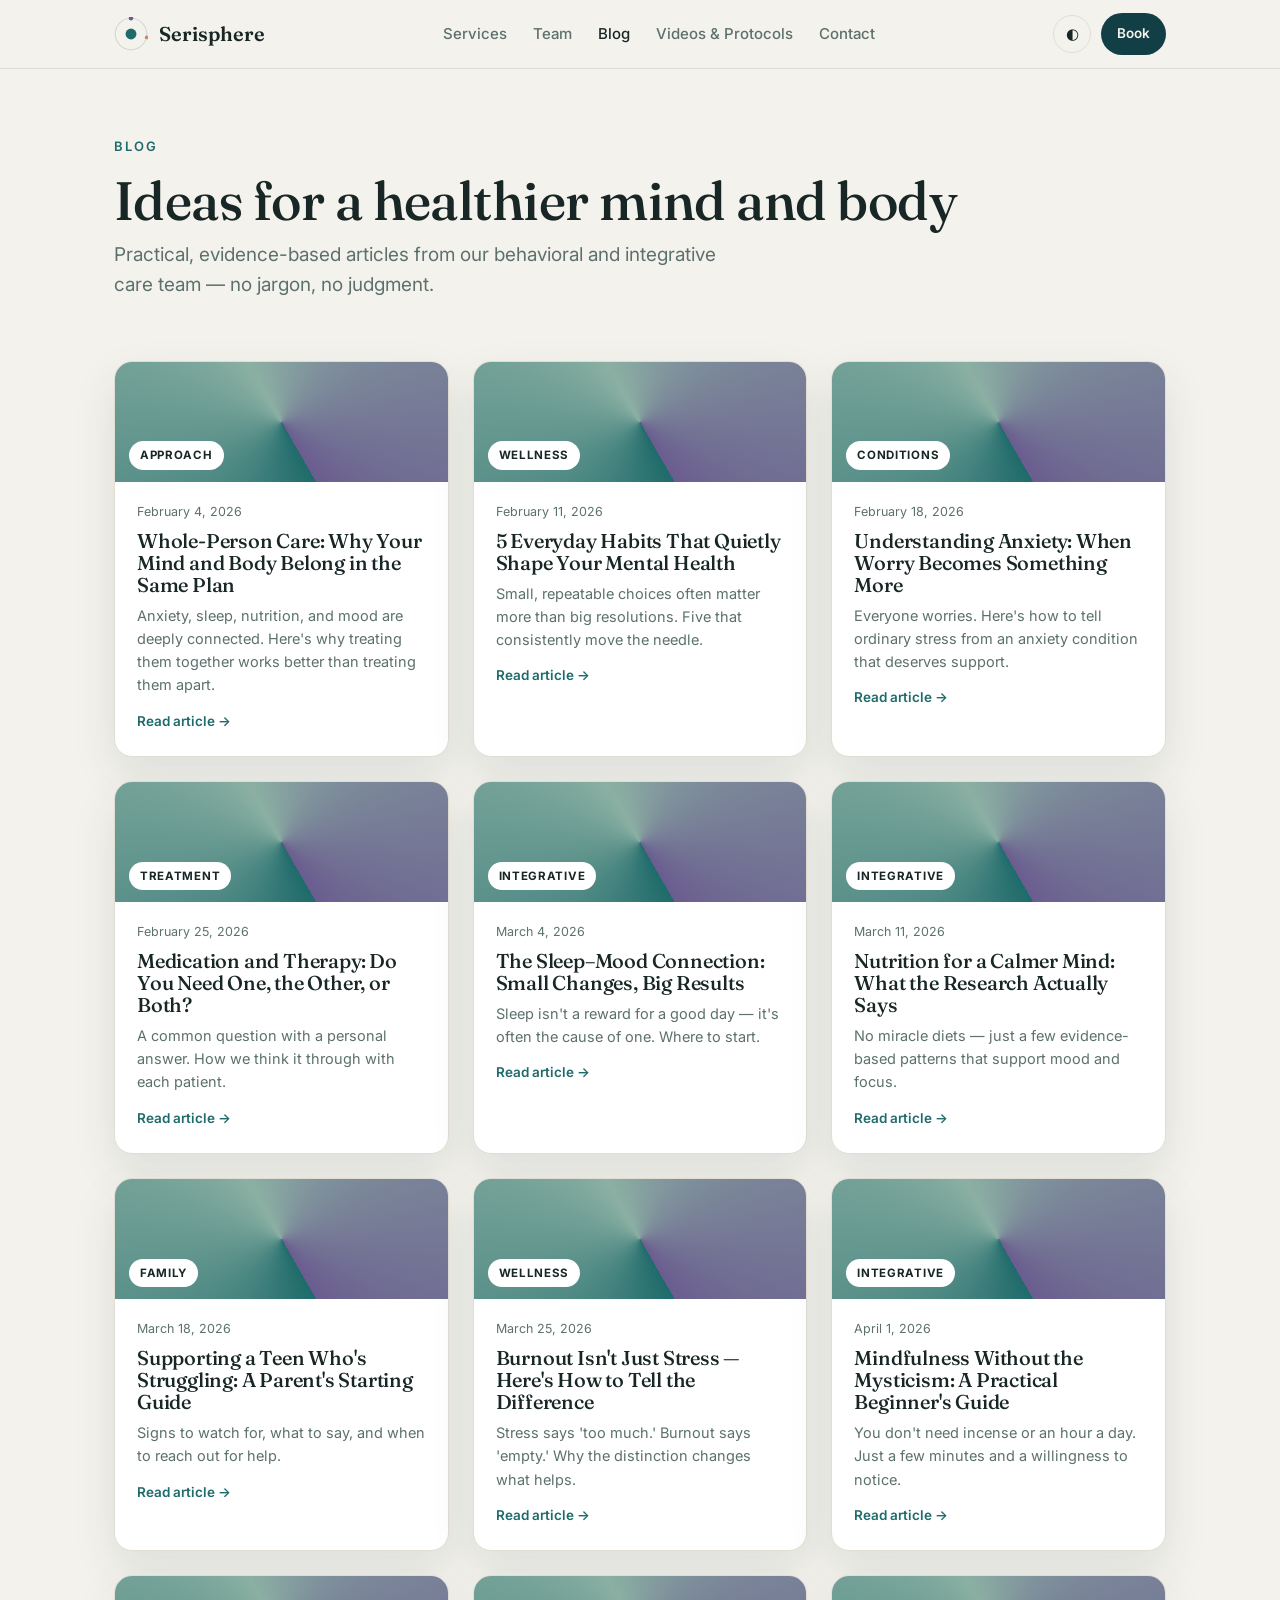
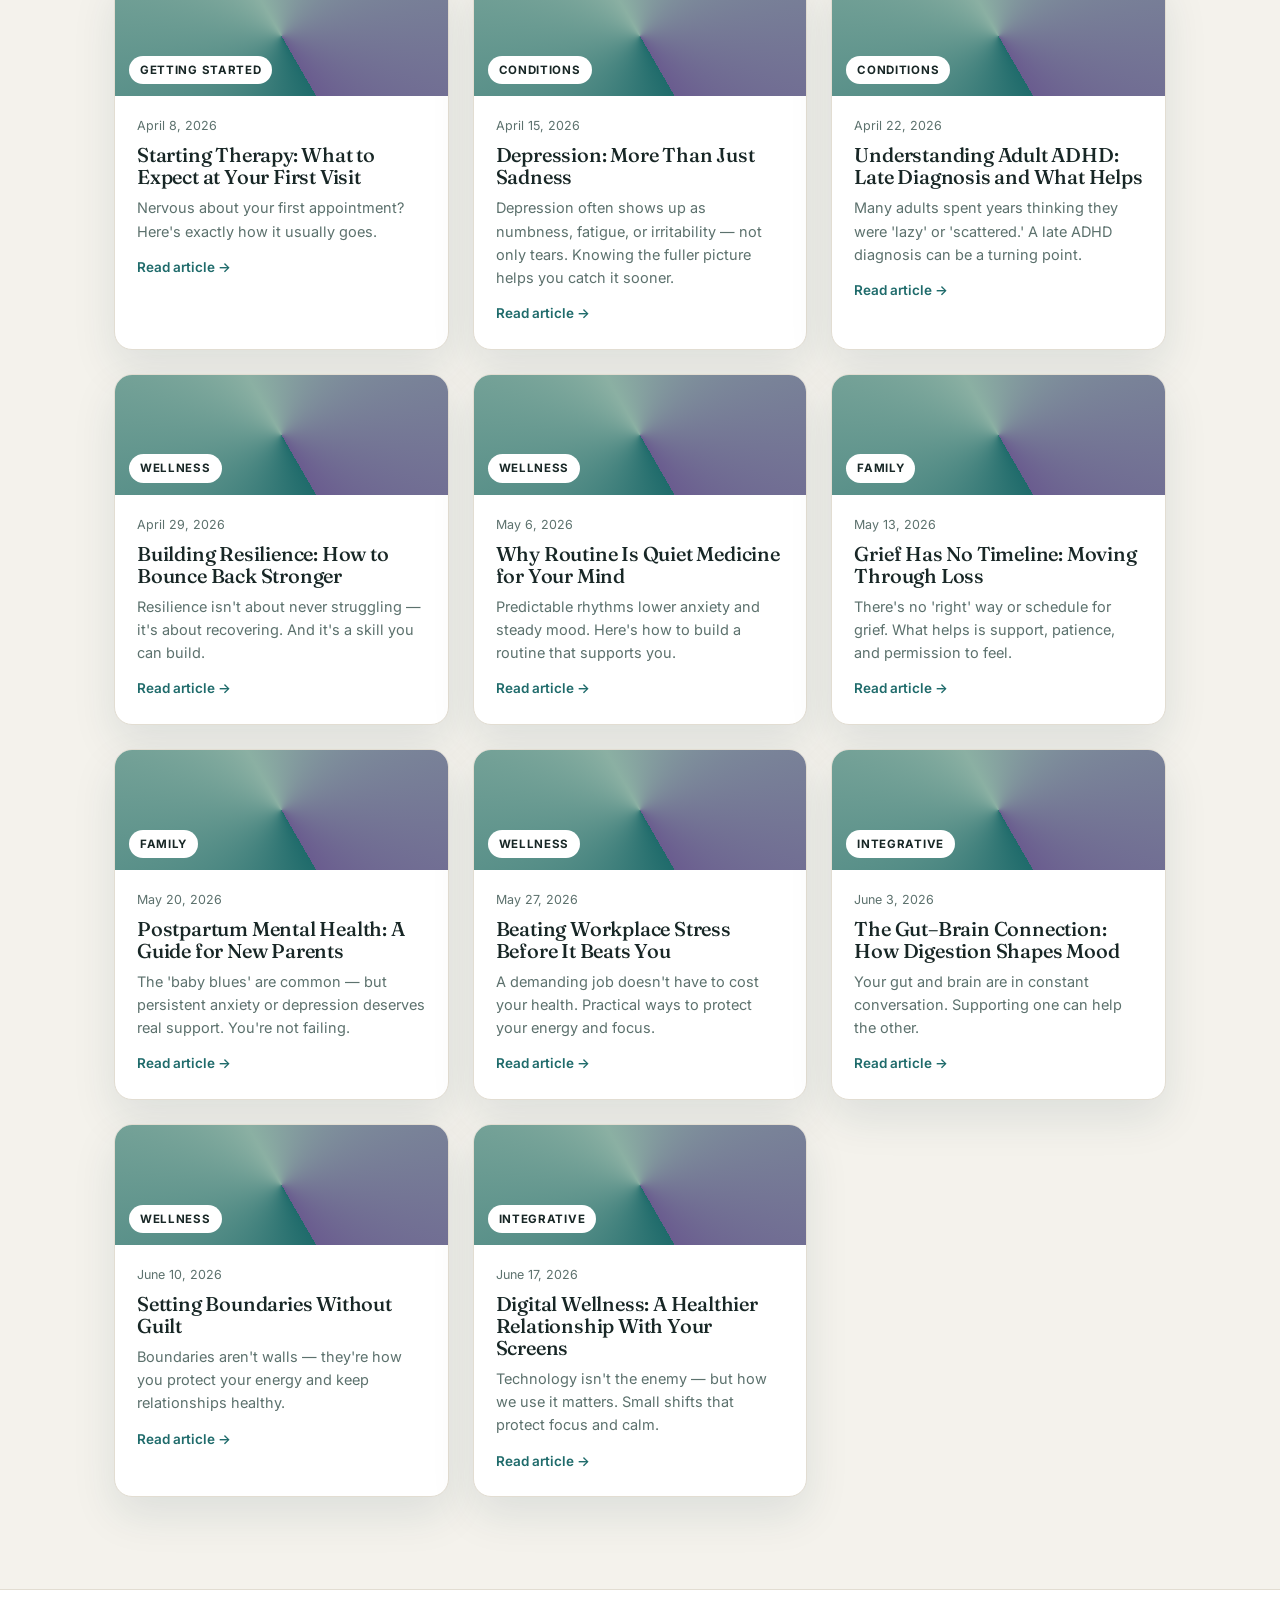
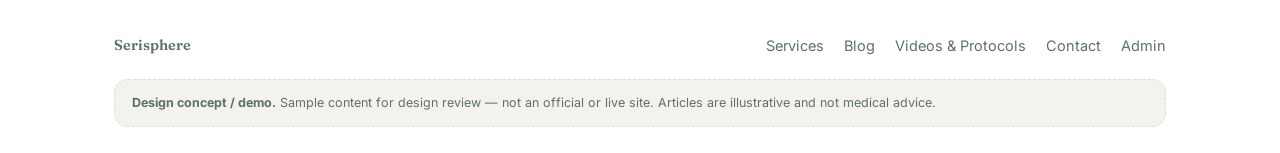
<file: blog.html>
<!DOCTYPE html>
<html lang="en">
<head>
<meta charset="UTF-8">
<meta name="viewport" content="width=device-width, initial-scale=1">
<title>Insights &amp; Resources — Serisphere Center</title>
<meta name="description" content="Practical, evidence-based articles on mental health and integrative wellness from the Serisphere care team.">
<meta property="og:type" content="website">
<meta property="og:title" content="Insights &amp; Resources — Serisphere Center">
<meta property="og:description" content="Practical, evidence-based articles on mental health and integrative wellness.">
<meta property="og:image" content="https://nubridgemd1.github.io/serisphere-mock/assets/share.png">
<meta property="og:url" content="https://nubridgemd1.github.io/serisphere-mock/blog.html">
<meta name="twitter:card" content="summary_large_image">
<meta name="twitter:image" content="https://nubridgemd1.github.io/serisphere-mock/assets/share.png">
<link rel="icon" href="data:image/svg+xml,%3Csvg xmlns='http://www.w3.org/2000/svg' viewBox='0 0 40 40'%3E%3Ccircle cx='20' cy='20' r='19' fill='%23123f45'/%3E%3Ccircle cx='20' cy='20' r='6.4' fill='%231f6b6b'/%3E%3Ccircle cx='20' cy='4' r='2.6' fill='%236a5c8f'/%3E%3C/svg%3E">
<link rel="preconnect" href="https://fonts.googleapis.com"><link rel="preconnect" href="https://fonts.gstatic.com" crossorigin>
<link href="https://fonts.googleapis.com/css2?family=Fraunces:ital,opsz,wght@0,9..144,400;0,9..144,500;0,9..144,600;1,9..144,500&family=Inter:wght@400;500;600;700&display=swap" rel="stylesheet">
<link rel="stylesheet" href="assets/app.css">
<style>
  .blog-grid{display:grid;grid-template-columns:repeat(3,1fr);gap:24px;}
  .post{display:flex;flex-direction:column;overflow:hidden;cursor:pointer;transition:transform .15s,box-shadow .2s;}
  .post:hover{transform:translateY(-3px);}
  .post .thumb{height:120px;background:conic-gradient(from 150deg,var(--teal),var(--sage),var(--plum));position:relative;}
  .post .thumb .cat{position:absolute;left:14px;bottom:12px;background:var(--surface);color:var(--ink);font-size:11.5px;font-weight:700;letter-spacing:.06em;text-transform:uppercase;padding:5px 11px;border-radius:999px;}
  .post .body{padding:20px 22px 24px;}
  .post .date{font-size:12.5px;color:var(--muted);}
  .post h3{font-size:20px;margin:8px 0 8px;}
  .post p{font-size:14.5px;color:var(--muted);}
  .post .more{margin-top:14px;font-size:13.5px;font-weight:600;color:var(--teal);}
  /* article */
  #article{display:none;}
  .article-wrap{max-width:720px;margin:0 auto;}
  .article-wrap .cat{color:var(--teal);}
  .article-wrap h1{font-size:clamp(30px,4.4vw,46px);margin:12px 0 12px;}
  .article-meta{font-size:13.5px;color:var(--muted);margin-bottom:26px;}
  .article-body p{font-size:17px;margin:16px 0;color:var(--ink);}
  .article-body b{color:var(--ink);}
  .back{display:inline-flex;gap:8px;align-items:center;font-weight:600;color:var(--teal);margin-bottom:22px;cursor:pointer;font-size:14.5px;}
  .comments{margin-top:44px;border-top:1px solid var(--line);padding-top:30px;}
  .comments h3{font-size:22px;margin-bottom:16px;}
  .cmt{background:var(--surface);border:1px solid var(--line);border-radius:14px;padding:14px 16px;margin-bottom:12px;}
  .cmt .who{font-weight:700;font-size:14px;}
  .cmt .when{font-size:12px;color:var(--muted);}
  .cmt p{font-size:14.5px;margin-top:6px;}
  .cmt.reply{margin:8px 0 0 26px;background:var(--paper);}
  .cmt.reply.staff{border-color:var(--teal);}
  .cmt.reply.staff .who{color:var(--teal);}
  .reply-btn{background:none;border:none;color:var(--teal);font-weight:600;font-size:13px;cursor:pointer;padding:6px 0 0;}
  .reply-form input,.reply-form textarea{margin-bottom:6px;}
  @media (max-width:900px){.blog-grid{grid-template-columns:1fr 1fr;}}
  @media (max-width:600px){.blog-grid{grid-template-columns:1fr;}}
</style>
</head>
<body>
<header>
  <div class="wrap nav">
    <a class="brand" href="index.html">
      <svg width="34" height="34" viewBox="0 0 40 40" aria-hidden="true"><circle cx="20" cy="20" r="18.5" fill="none" stroke="var(--ring)" stroke-width="1.4"/><circle cx="20" cy="20" r="6.4" fill="var(--teal)"/><circle cx="20" cy="1.5" r="2.6" fill="var(--plum)"/><circle cx="38.5" cy="24" r="2.2" fill="var(--clay)"/></svg>
      <span>Serisphere</span>
    </a>
    <nav class="navlinks" id="nav">
      <a href="index.html#services">Services</a>
      <a href="index.html#team">Team</a>
      <a href="blog.html" class="active">Blog</a>
      <a href="resources.html">Videos &amp; Protocols</a>
      <a href="index.html#contact">Contact</a>
    </nav>
    <div class="navtools">
      <button class="themetog" id="themeBtn" aria-label="Toggle theme">◐</button>
      <a href="index.html#contact" class="btn btn-primary btn-sm">Book</a>
      <button class="burger" id="burger" aria-label="Menu">☰</button>
    </div>
  </div>
</header>

<main class="wrap">
  <!-- LIST -->
  <div id="list">
    <div class="page-head">
      <span class="eyebrow">Blog</span>
      <h1>Ideas for a healthier mind and body</h1>
      <p>Practical, evidence-based articles from our behavioral and integrative care team — no jargon, no judgment.</p>
    </div>
    <section>
      <div class="blog-grid" id="blogGrid"></div>
    </section>
  </div>

  <!-- ARTICLE -->
  <article id="article">
    <div class="article-wrap">
      <div class="back" id="back">← All insights</div>
      <span class="eyebrow cat" id="aCat"></span>
      <h1 id="aTitle"></h1>
      <div class="article-meta" id="aMeta"></div>
      <div class="article-body" id="aBody"></div>

      <div class="comments">
        <h3>Comments</h3>
        <div id="cmtList"></div>
        <div class="card" style="padding:18px;margin-top:16px;">
          <div class="field"><label for="cName">Name</label><input id="cName" placeholder="Your name"></div>
          <div class="field"><label for="cText">Comment</label><textarea id="cText" placeholder="Share a thought (kept on this device for the demo)"></textarea></div>
          <button class="btn btn-primary btn-sm" id="cSend">Post comment</button>
          <p class="notice" style="margin-top:12px;">Demo only — comments are stored in your browser and are visible to you alone.</p>
        </div>
      </div>
    </div>
  </article>
</main>

<footer>
  <div class="wrap">
    <div class="foot-row">
      <a class="brand" href="index.html"><span>Serisphere</span></a>
      <div style="display:flex;gap:20px;flex-wrap:wrap;">
        <a href="index.html#services">Services</a><a href="blog.html">Blog</a><a href="resources.html">Videos &amp; Protocols</a><a href="index.html#contact">Contact</a><a href="admin.html">Admin</a>
      </div>
    </div>
    <div class="disclaimer"><b>Design concept / demo.</b> Sample content for design review — not an official or live site. Articles are illustrative and not medical advice.</div>
  </div>
</footer>

<script src="assets/data.js"></script>
<script>
  var root=document.documentElement, tbtn=document.getElementById('themeBtn');
  try{var s=localStorage.getItem('seri-theme');if(s)root.setAttribute('data-theme',s);}catch(e){}
  tbtn.onclick=function(){var c=root.getAttribute('data-theme')||(matchMedia('(prefers-color-scheme: dark)').matches?'dark':'light');var n=c==='dark'?'light':'dark';root.setAttribute('data-theme',n);try{localStorage.setItem('seri-theme',n);}catch(e){}};
  var burger=document.getElementById('burger'),nav=document.getElementById('nav');
  burger.onclick=function(){nav.classList.toggle('open');};

  function fmt(d){try{return new Date(d+'T00:00:00').toLocaleDateString(undefined,{year:'numeric',month:'long',day:'numeric'});}catch(e){return d;}}
  function esc(s){return (s||'').replace(/[&<>"]/g,function(c){return {'&':'&amp;','<':'&lt;','>':'&gt;','"':'&quot;'}[c];});}

  var posts = SERI.getPosts();
  var grid=document.getElementById('blogGrid');
  posts.forEach(function(p){
    var el=document.createElement('div');
    el.className='post card';
    el.innerHTML='<div class="thumb"><span class="cat">'+esc(p.cat)+'</span></div><div class="body"><div class="date">'+fmt(p.date)+'</div><h3>'+esc(p.title)+'</h3><p>'+esc(p.excerpt)+'</p><div class="more">Read article →</div></div>';
    el.onclick=function(){location.hash='post-'+p.id;};
    grid.appendChild(el);
  });

  var listEl=document.getElementById('list'), artEl=document.getElementById('article');
  document.getElementById('back').onclick=function(){location.hash='';};

  function renderArticle(id){
    var p=posts.filter(function(x){return x.id===id;})[0];
    if(!p){location.hash='';return;}
    document.getElementById('aCat').textContent=p.cat;
    document.getElementById('aTitle').textContent=p.title;
    document.getElementById('aMeta').textContent=fmt(p.date)+' · '+(p.author||'Serisphere Care Team');
    document.getElementById('aBody').innerHTML=p.body;
    listEl.style.display='none'; artEl.style.display='block'; window.scrollTo(0,0);
    renderComments(id);
    document.getElementById('cSend').onclick=function(){
      var n=document.getElementById('cName').value.trim()||'Anonymous';
      var t=document.getElementById('cText').value.trim(); if(!t)return;
      var list=SERI.getComments(id); list.push({who:n,text:t,when:new Date().toISOString()});
      SERI.saveComments(id,list); document.getElementById('cText').value=''; document.getElementById('cName').value='';
      renderComments(id);
    };
  }
  function isAdmin(){try{return sessionStorage.getItem('seri-admin')==='1';}catch(e){return false;}}
  function renderComments(id){
    var c=SERI.getComments(id), box=document.getElementById('cmtList');
    if(!c.length){box.innerHTML='<p class="notice">Be the first to comment.</p>';return;}
    box.innerHTML=c.map(function(x,ci){
      var reps=(x.replies||[]).map(function(r){return '<div class="cmt reply'+(r.staff?' staff':'')+'"><span class="who">'+esc(r.who)+(r.staff?' · Care Team':'')+'</span> <span class="when">'+new Date(r.when).toLocaleDateString()+'</span><p>'+esc(r.text)+'</p></div>';}).join('');
      return '<div class="cmt"><span class="who">'+esc(x.who)+'</span> <span class="when">'+new Date(x.when).toLocaleDateString()+'</span><p>'+esc(x.text)+'</p>'+
        reps+
        '<button class="reply-btn" data-ci="'+ci+'">↩ Reply</button>'+
        '<div class="reply-form" id="rf-'+ci+'" style="display:none;margin-top:8px;">'+
          '<input class="r-name" placeholder="Your name'+(isAdmin()?' (posts as Care Team)':'')+'">'+
          '<textarea class="r-text" placeholder="Write a reply"></textarea>'+
          '<button class="btn btn-primary btn-sm r-send" data-ci="'+ci+'">Post reply</button>'+
        '</div></div>';
    }).join('');
    box.querySelectorAll('.reply-btn').forEach(function(b){b.onclick=function(){var f=document.getElementById('rf-'+b.dataset.ci);f.style.display=f.style.display==='none'?'block':'none';};});
    box.querySelectorAll('.r-send').forEach(function(b){b.onclick=function(){
      var ci=+b.dataset.ci, wrap=document.getElementById('rf-'+ci);
      var staff=isAdmin();
      var n=wrap.querySelector('.r-name').value.trim()||(staff?'Serisphere Care Team':'Anonymous');
      var t=wrap.querySelector('.r-text').value.trim(); if(!t)return;
      var list=SERI.getComments(id); list[ci].replies=list[ci].replies||[]; list[ci].replies.push({who:n,text:t,when:new Date().toISOString(),staff:staff});
      SERI.saveComments(id,list); renderComments(id);
    };});
  }
  function route(){
    var h=location.hash;
    if(h.indexOf('#post-')===0){renderArticle(h.slice(6));}
    else{artEl.style.display='none';listEl.style.display='block';}
  }
  window.addEventListener('hashchange',route); route();

  var io=new IntersectionObserver(function(en){en.forEach(function(e){if(e.isIntersecting){e.target.classList.add('in');io.unobserve(e.target);}});},{threshold:.1});
  document.querySelectorAll('.reveal').forEach(function(el){io.observe(el);});
</script>
</body>
</html>
</file>
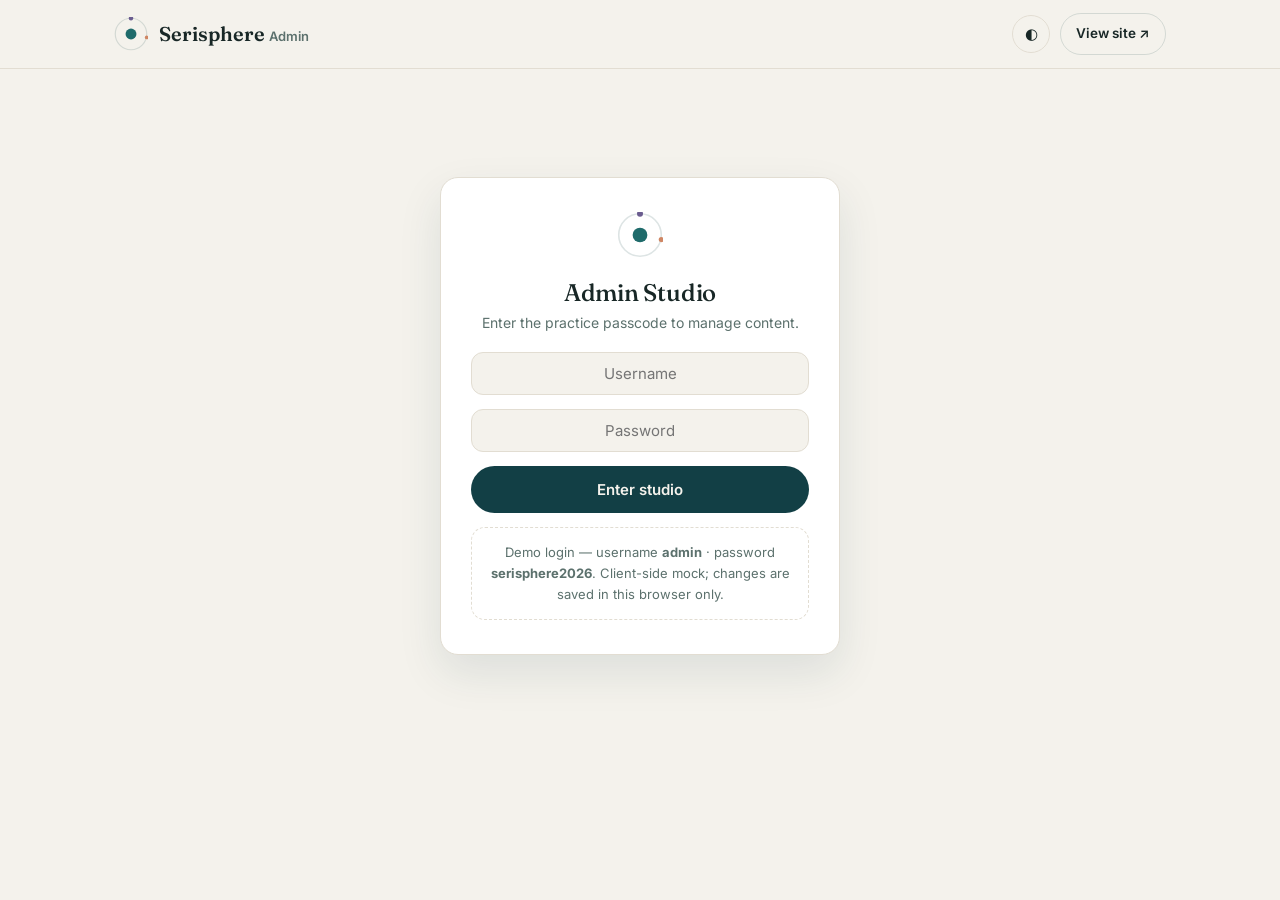
<file: flyers.html>
<!DOCTYPE html>
<html lang="en">
<head>
<meta charset="UTF-8">
<meta name="viewport" content="width=device-width, initial-scale=1">
<meta name="robots" content="noindex">
<title>Flyers moved — Serisphere Center</title>
<meta http-equiv="refresh" content="0; url=admin.html">
<style>
  body{font-family:system-ui,sans-serif;background:#0e1c1c;color:#e8efec;display:grid;place-items:center;height:100vh;margin:0;text-align:center;padding:24px;}
  a{color:#7fd0c7;font-weight:600;}
</style>
</head>
<body>
  <div>
    <p style="font-size:18px;">Flyers now live in the staff <a href="admin.html">Admin Studio</a>.</p>
    <p style="opacity:.7;font-size:14px;margin-top:8px;">Redirecting…</p>
  </div>
  <script>location.replace('admin.html');</script>
</body>
</html>
</file>
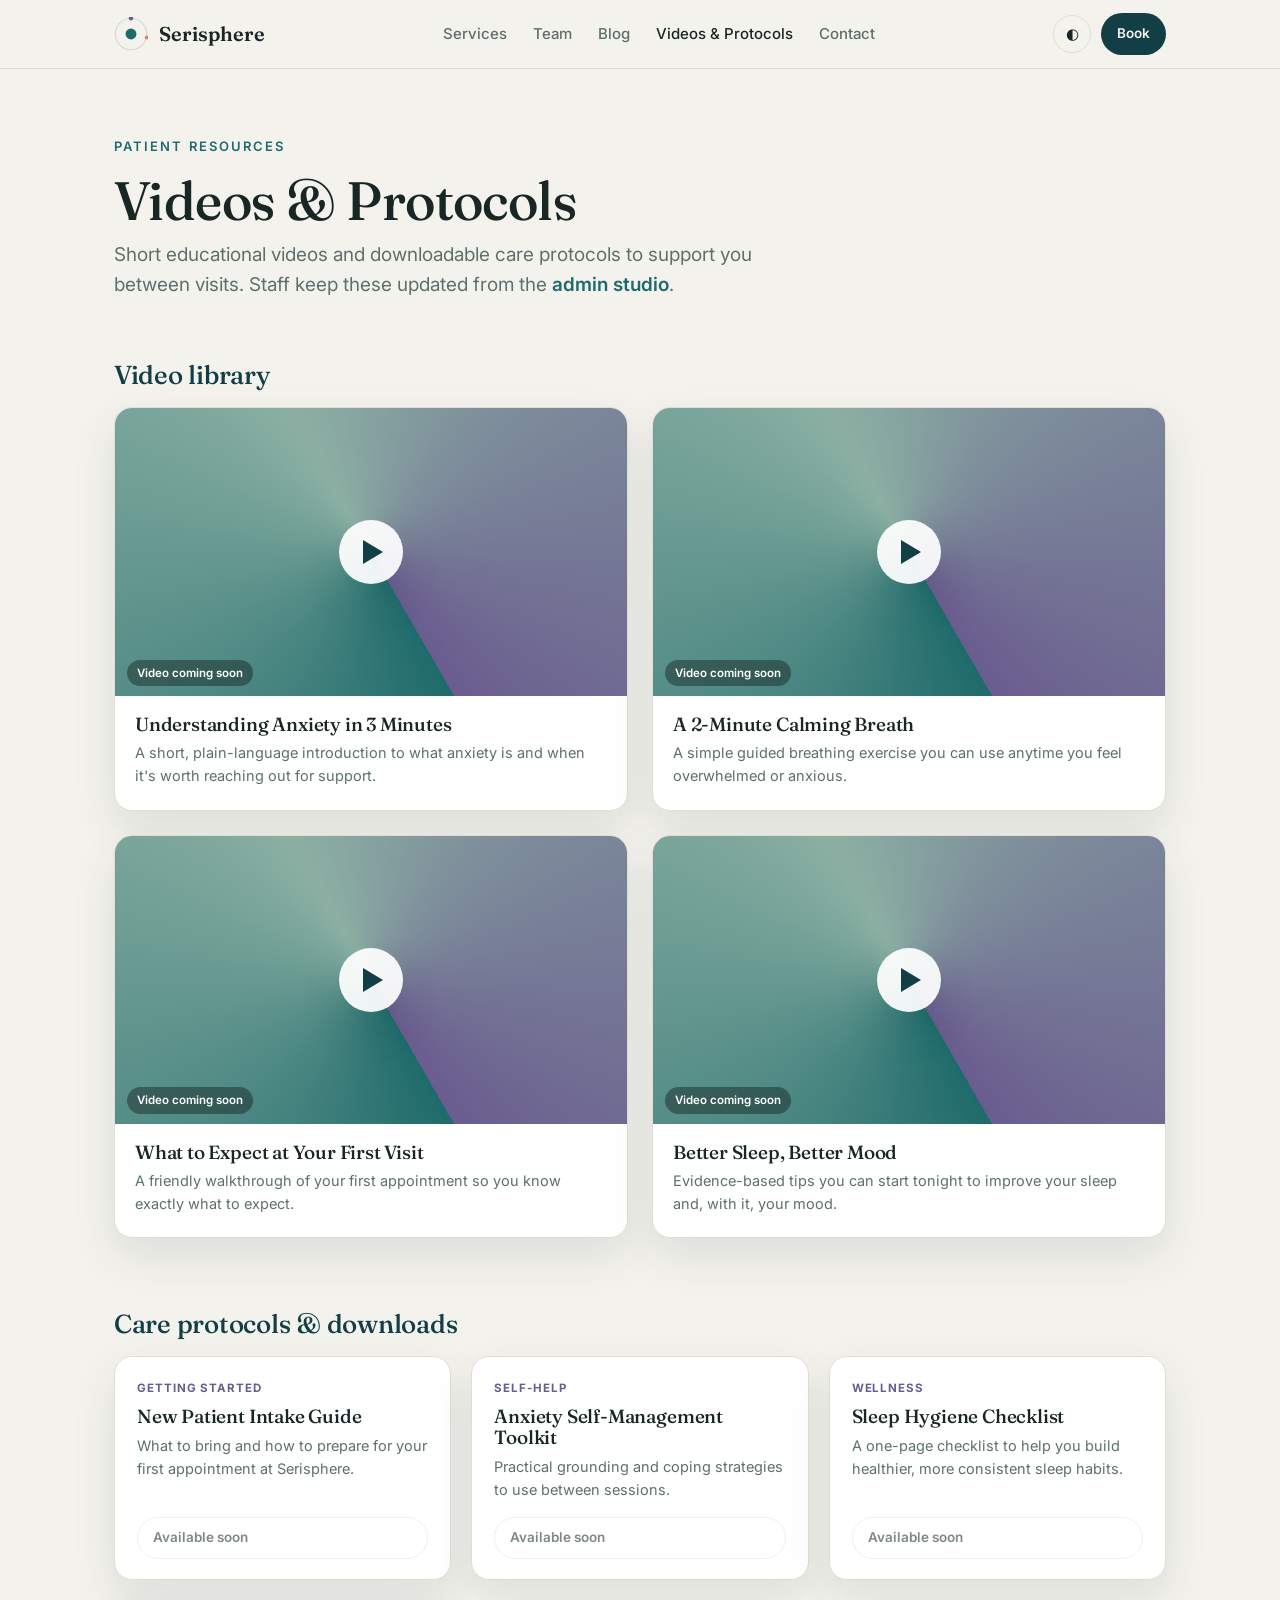
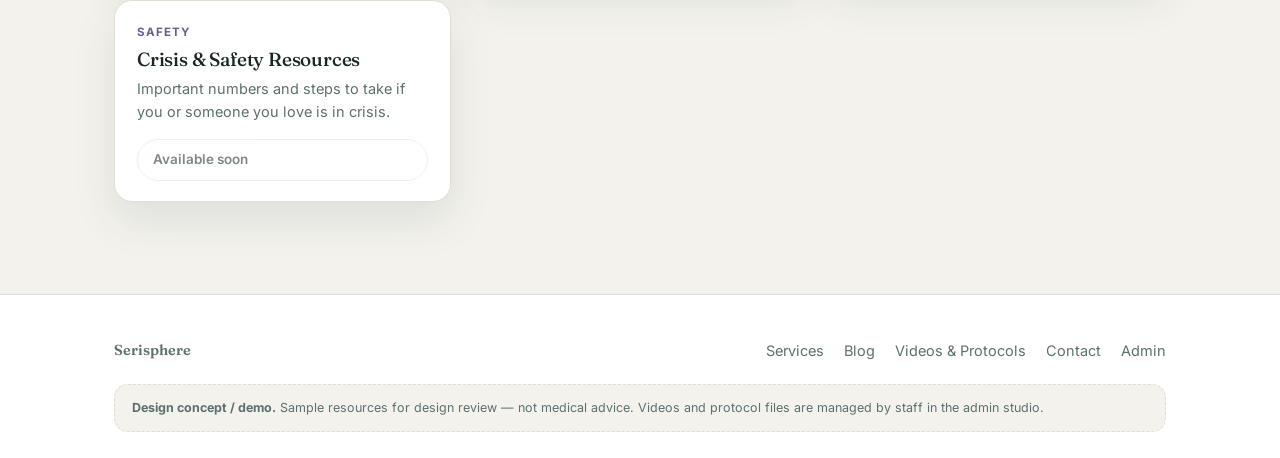
<file: resources.html>
<!DOCTYPE html>
<html lang="en">
<head>
<meta charset="UTF-8">
<meta name="viewport" content="width=device-width, initial-scale=1">
<title>Videos &amp; Protocols — Serisphere Center</title>
<meta name="description" content="Educational videos and downloadable care protocols from Serisphere Center for Behavioral & Integrative Health.">
<meta property="og:type" content="website">
<meta property="og:title" content="Videos &amp; Protocols — Serisphere Center">
<meta property="og:description" content="Educational videos and downloadable care protocols for patients.">
<meta property="og:image" content="https://nubridgemd1.github.io/serisphere-mock/assets/share.png">
<meta property="og:url" content="https://serisphere.com/resources">
<meta name="twitter:card" content="summary_large_image">
<meta name="twitter:image" content="https://nubridgemd1.github.io/serisphere-mock/assets/share.png">
<link rel="icon" href="data:image/svg+xml,%3Csvg xmlns='http://www.w3.org/2000/svg' viewBox='0 0 40 40'%3E%3Ccircle cx='20' cy='20' r='19' fill='%23123f45'/%3E%3Ccircle cx='20' cy='20' r='6.4' fill='%231f6b6b'/%3E%3Ccircle cx='20' cy='4' r='2.6' fill='%236a5c8f'/%3E%3C/svg%3E">
<link rel="preconnect" href="https://fonts.googleapis.com"><link rel="preconnect" href="https://fonts.gstatic.com" crossorigin>
<link href="https://fonts.googleapis.com/css2?family=Fraunces:ital,opsz,wght@0,9..144,400;0,9..144,500;0,9..144,600;1,9..144,500&family=Inter:wght@400;500;600;700&display=swap" rel="stylesheet">
<link rel="stylesheet" href="assets/app.css">
<style>
  .vid-grid{display:grid;grid-template-columns:repeat(2,1fr);gap:24px;}
  .vid{overflow:hidden;display:flex;flex-direction:column;}
  .vid .frame{aspect-ratio:16/9;background:conic-gradient(from 150deg,var(--teal),var(--sage),var(--plum));position:relative;display:grid;place-items:center;cursor:pointer;}
  .vid .frame iframe,.vid .frame video{width:100%;height:100%;border:0;display:block;}
  .vid .play{width:64px;height:64px;border-radius:50%;background:rgba(255,255,255,.92);display:grid;place-items:center;box-shadow:var(--shadow);}
  .vid .play::after{content:"";border-style:solid;border-width:12px 0 12px 20px;border-color:transparent transparent transparent var(--petrol);margin-left:4px;}
  .vid .soon{position:absolute;bottom:10px;left:12px;font-size:11.5px;font-weight:600;color:#fff;background:rgba(0,0,0,.35);padding:4px 10px;border-radius:999px;}
  .vid .body{padding:18px 20px 22px;}
  .vid h3{font-size:19px;margin-bottom:6px;}
  .vid p{font-size:14.5px;color:var(--muted);}
  .prot-grid{display:grid;grid-template-columns:repeat(3,1fr);gap:20px;}
  .prot{padding:22px 22px 20px;display:flex;flex-direction:column;}
  .prot .cat{font-size:11.5px;font-weight:700;letter-spacing:.08em;text-transform:uppercase;color:var(--plum);margin-bottom:8px;}
  .prot h3{font-size:19px;margin-bottom:7px;}
  .prot p{font-size:14.5px;color:var(--muted);flex:1;}
  .prot .dl{margin-top:16px;}
  @media (max-width:820px){.prot-grid{grid-template-columns:1fr 1fr;}}
  @media (max-width:640px){.vid-grid,.prot-grid{grid-template-columns:1fr;}}
</style>
</head>
<body>
<header>
  <div class="wrap nav">
    <a class="brand" href="index.html">
      <svg width="34" height="34" viewBox="0 0 40 40" aria-hidden="true"><circle cx="20" cy="20" r="18.5" fill="none" stroke="var(--ring)" stroke-width="1.4"/><circle cx="20" cy="20" r="6.4" fill="var(--teal)"/><circle cx="20" cy="1.5" r="2.6" fill="var(--plum)"/><circle cx="38.5" cy="24" r="2.2" fill="var(--clay)"/></svg>
      <span>Serisphere</span>
    </a>
    <nav class="navlinks" id="nav">
      <a href="index.html#services">Services</a>
      <a href="index.html#team">Team</a>
      <a href="blog.html">Blog</a>
      <a href="resources.html" class="active">Videos &amp; Protocols</a>
      <a href="index.html#contact">Contact</a>
    </nav>
    <div class="navtools">
      <button class="themetog" id="themeBtn" aria-label="Toggle theme">◐</button>
      <a href="index.html#contact" class="btn btn-primary btn-sm">Book</a>
      <button class="burger" id="burger" aria-label="Menu">☰</button>
    </div>
  </div>
</header>

<main class="wrap">
  <div class="page-head">
    <span class="eyebrow">Patient resources</span>
    <h1>Videos &amp; Protocols</h1>
    <p>Short educational videos and downloadable care protocols to support you between visits. Staff keep these updated from the <a href="admin.html" style="color:var(--teal);font-weight:600;">admin studio</a>.</p>
  </div>

  <section id="videos">
    <h2 style="font-family:var(--serif);font-size:26px;color:var(--petrol);margin-bottom:18px;">Video library</h2>
    <div class="vid-grid" id="vidGrid"></div>
  </section>

  <section id="protocols" style="padding-top:0;">
    <h2 style="font-family:var(--serif);font-size:26px;color:var(--petrol);margin-bottom:18px;">Care protocols &amp; downloads</h2>
    <div class="prot-grid" id="protGrid"></div>
  </section>
</main>

<footer>
  <div class="wrap">
    <div class="foot-row">
      <a class="brand" href="index.html"><span>Serisphere</span></a>
      <div style="display:flex;gap:20px;flex-wrap:wrap;">
        <a href="index.html#services">Services</a><a href="blog.html">Blog</a><a href="resources.html">Videos &amp; Protocols</a><a href="index.html#contact">Contact</a><a href="admin.html">Admin</a>
      </div>
    </div>
    <div class="disclaimer"><b>Design concept / demo.</b> Sample resources for design review — not medical advice. Videos and protocol files are managed by staff in the admin studio.</div>
  </div>
</footer>

<script src="assets/data.js"></script>
<script>
  var root=document.documentElement, tbtn=document.getElementById('themeBtn');
  try{var s=localStorage.getItem('seri-theme');if(s)root.setAttribute('data-theme',s);}catch(e){}
  tbtn.onclick=function(){var c=root.getAttribute('data-theme')||(matchMedia('(prefers-color-scheme: dark)').matches?'dark':'light');var n=c==='dark'?'light':'dark';root.setAttribute('data-theme',n);try{localStorage.setItem('seri-theme',n);}catch(e){}};
  document.getElementById('burger').onclick=function(){document.getElementById('nav').classList.toggle('open');};
  function esc(s){return (s||'').replace(/[&<>"]/g,function(c){return {'&':'&amp;','<':'&lt;','>':'&gt;','"':'&quot;'}[c];});}

  function embedUrl(u){
    if(!u) return "";
    var yt=u.match(/(?:youtube\.com\/watch\?v=|youtu\.be\/|youtube\.com\/embed\/)([\w-]{11})/);
    if(yt) return "https://www.youtube.com/embed/"+yt[1];
    var vm=u.match(/vimeo\.com\/(?:video\/)?(\d+)/);
    if(vm) return "https://player.vimeo.com/video/"+vm[1];
    return "";
  }
  var vids=SERI.getVideos(), vg=document.getElementById('vidGrid');
  vids.forEach(function(v){
    var el=document.createElement('div'); el.className='vid card';
    var body='<div class="body"><h3>'+esc(v.title)+'</h3><p>'+esc(v.desc)+'</p></div>';
    if(v.src==='idb'){
      el.innerHTML='<div class="frame"><div class="play"></div><span class="soon">Loading video…</span></div>'+body;
      vg.appendChild(el);
      (function(id, frameEl){
        SERI.idbGetVideo(id).then(function(blob){
          if(blob){ var u=URL.createObjectURL(blob); frameEl.innerHTML='<video controls preload="metadata" src="'+u+'"></video>'; }
          else { var s=frameEl.querySelector('.soon'); if(s) s.textContent='Video available on the device it was uploaded from'; }
        }).catch(function(){ var s=frameEl.querySelector('.soon'); if(s) s.textContent='Video available on the device it was uploaded from'; });
      })(v.id, el.querySelector('.frame'));
      return;
    }
    var emb=embedUrl(v.url), frame;
    if(emb){ frame='<div class="frame"><iframe src="'+esc(emb)+'" allow="accelerometer; autoplay; clipboard-write; encrypted-media; gyroscope; picture-in-picture" allowfullscreen loading="lazy"></iframe></div>'; }
    else if(v.url && /\.(mp4|webm|ogg)$/i.test(v.url)){ frame='<div class="frame"><video controls preload="metadata" src="'+esc(v.url)+'"></video></div>'; }
    else if(v.url){ frame='<a class="frame" href="'+esc(v.url)+'" target="_blank" rel="noopener"><div class="play"></div></a>'; }
    else { frame='<div class="frame"><div class="play"></div><span class="soon">Video coming soon</span></div>'; }
    el.innerHTML=frame+body;
    vg.appendChild(el);
  });

  var prots=SERI.getProtocols(), pg=document.getElementById('protGrid');
  prots.forEach(function(p){
    var el=document.createElement('div'); el.className='prot card';
    var href=p.file||p.url||"";
    var dl = href
      ? '<a class="btn btn-ghost btn-sm dl" href="'+esc(href)+'"'+(p.file?' download="'+esc(p.fileName||(p.title+'.pdf'))+'"':' target="_blank" rel="noopener"')+'>View / Download →</a>'
      : '<span class="btn btn-ghost btn-sm dl" style="opacity:.55;cursor:default;">Available soon</span>';
    el.innerHTML='<div class="cat">'+esc(p.cat||'Resource')+'</div><h3>'+esc(p.title)+'</h3><p>'+esc(p.desc)+'</p>'+dl;
    pg.appendChild(el);
  });
</script>
</body>
</html>
</file>
<file: assets/app.css>
/* Serisphere shared styles — blog / flyers / admin */
:root{
  --petrol:#123f45; --teal:#1f6b6b; --sage:#8bb0a3; --sage-soft:#cfe0d8;
  --plum:#6a5c8f; --plum-soft:#e3ddef; --clay:#cf8663;
  --paper:#f4f2ec; --surface:#ffffff; --ink:#182726; --muted:#5c716d;
  --line:#e2ddd2; --ring:rgba(18,63,69,.14);
  --shadow:0 18px 44px rgba(18,63,69,.10);
  --r:18px; --maxw:1100px;
  --serif:'Fraunces',Georgia,serif; --sans:'Inter',system-ui,sans-serif;
}
@media (prefers-color-scheme:dark){:root:not([data-theme="light"]){
  --petrol:#7fd0c7; --teal:#63b8b3; --sage:#7ba596; --sage-soft:#1f3b39;
  --plum:#b3a6d6; --plum-soft:#2a2640; --clay:#e0a180;
  --paper:#0e1c1c; --surface:#132726; --ink:#e8efec; --muted:#a6bcb6;
  --line:#22403e; --ring:rgba(127,208,199,.20); --shadow:0 18px 44px rgba(0,0,0,.38);
}}
:root[data-theme="dark"]{
  --petrol:#7fd0c7; --teal:#63b8b3; --sage:#7ba596; --sage-soft:#1f3b39;
  --plum:#b3a6d6; --plum-soft:#2a2640; --clay:#e0a180;
  --paper:#0e1c1c; --surface:#132726; --ink:#e8efec; --muted:#a6bcb6;
  --line:#22403e; --ring:rgba(127,208,199,.20); --shadow:0 18px 44px rgba(0,0,0,.38);
}
*{box-sizing:border-box;margin:0;padding:0;}
html{overflow-x:clip;scroll-behavior:smooth;}
body{font-family:var(--sans);background:var(--paper);color:var(--ink);line-height:1.6;overflow-x:clip;-webkit-font-smoothing:antialiased;}
a{color:inherit;text-decoration:none;}
img{max-width:100%;display:block;}
.wrap{max-width:var(--maxw);margin:0 auto;padding:0 24px;}
h1,h2,h3{font-family:var(--serif);font-weight:500;line-height:1.1;letter-spacing:-.01em;overflow-wrap:break-word;}
.eyebrow{font-size:13px;font-weight:600;letter-spacing:.16em;text-transform:uppercase;color:var(--teal);}
.btn{display:inline-flex;align-items:center;gap:9px;font-family:var(--sans);font-weight:600;font-size:15px;padding:13px 22px;border-radius:999px;border:1.5px solid transparent;cursor:pointer;transition:transform .15s,box-shadow .2s,background .2s,color .2s;}
.btn-primary{background:var(--petrol);color:var(--paper);}
.btn-primary:hover{transform:translateY(-2px);box-shadow:var(--shadow);}
.btn-ghost{border-color:var(--ring);color:var(--ink);background:transparent;}
.btn-ghost:hover{border-color:var(--teal);color:var(--teal);}
.btn-sm{padding:9px 15px;font-size:13.5px;}

/* header */
header{position:sticky;top:0;z-index:50;background:color-mix(in srgb,var(--paper) 88%,transparent);backdrop-filter:blur(12px);border-bottom:1px solid var(--line);}
.nav{display:flex;align-items:center;justify-content:space-between;height:68px;gap:14px;}
.brand{display:flex;align-items:center;gap:11px;font-family:var(--serif);font-size:20px;font-weight:600;}
.navlinks{display:flex;align-items:center;gap:26px;}
.navlinks a{font-size:15px;font-weight:500;color:var(--muted);}
.navlinks a:hover,.navlinks a.active{color:var(--ink);}
.navtools{display:flex;align-items:center;gap:10px;}
.themetog{width:38px;height:38px;border-radius:50%;border:1px solid var(--line);background:transparent;color:var(--ink);cursor:pointer;display:grid;place-items:center;font-size:15px;}
.burger{display:none;width:42px;height:42px;border:1px solid var(--line);border-radius:12px;background:transparent;color:var(--ink);cursor:pointer;font-size:19px;}

/* generic */
.page-head{padding:64px 0 20px;}
.page-head h1{font-size:clamp(34px,4.6vw,54px);margin:12px 0 10px;}
.page-head p{font-size:19px;color:var(--muted);max-width:640px;}
section{padding:40px 0 72px;}
.card{background:var(--surface);border:1px solid var(--line);border-radius:var(--r);box-shadow:var(--shadow);}
.tag{display:inline-flex;align-items:center;gap:7px;font-size:12px;font-weight:700;letter-spacing:.08em;text-transform:uppercase;color:var(--teal);}
.tag.plum{color:var(--plum);}
.tag.clay{color:var(--clay);}
.notice{background:var(--surface);border:1px dashed var(--line);border-radius:14px;padding:14px 18px;font-size:13px;color:var(--muted);}
label{display:block;font-size:13px;font-weight:600;margin:0 0 6px;}
input,select,textarea{width:100%;font-family:inherit;font-size:15px;color:var(--ink);background:var(--paper);border:1px solid var(--line);border-radius:12px;padding:11px 13px;}
input:focus,select:focus,textarea:focus{outline:none;border-color:var(--teal);box-shadow:0 0 0 3px var(--ring);}
textarea{resize:vertical;min-height:96px;}
.field{margin-bottom:14px;}

/* footer */
footer{background:var(--surface);border-top:1px solid var(--line);padding:44px 0 26px;margin-top:20px;}
.foot-row{display:flex;justify-content:space-between;gap:18px;flex-wrap:wrap;align-items:center;}
.foot-row a{color:var(--muted);font-size:14.5px;}
.foot-row a:hover{color:var(--ink);}
.disclaimer{background:var(--paper);border:1px dashed var(--line);border-radius:14px;padding:13px 17px;font-size:12.5px;color:var(--muted);margin-top:22px;}

.reveal{opacity:0;transform:translateY(16px);transition:opacity .6s,transform .6s;}
.reveal.in{opacity:1;transform:none;}
@media (prefers-reduced-motion:reduce){.reveal{opacity:1;transform:none;}html{scroll-behavior:auto;}}

@media (max-width:720px){
  .navlinks{display:none;}
  .burger{display:grid;place-items:center;}
  .navlinks.open{display:flex;position:absolute;top:68px;left:0;right:0;flex-direction:column;align-items:flex-start;background:var(--paper);border-bottom:1px solid var(--line);padding:16px 24px;gap:10px;}
}
</file>
